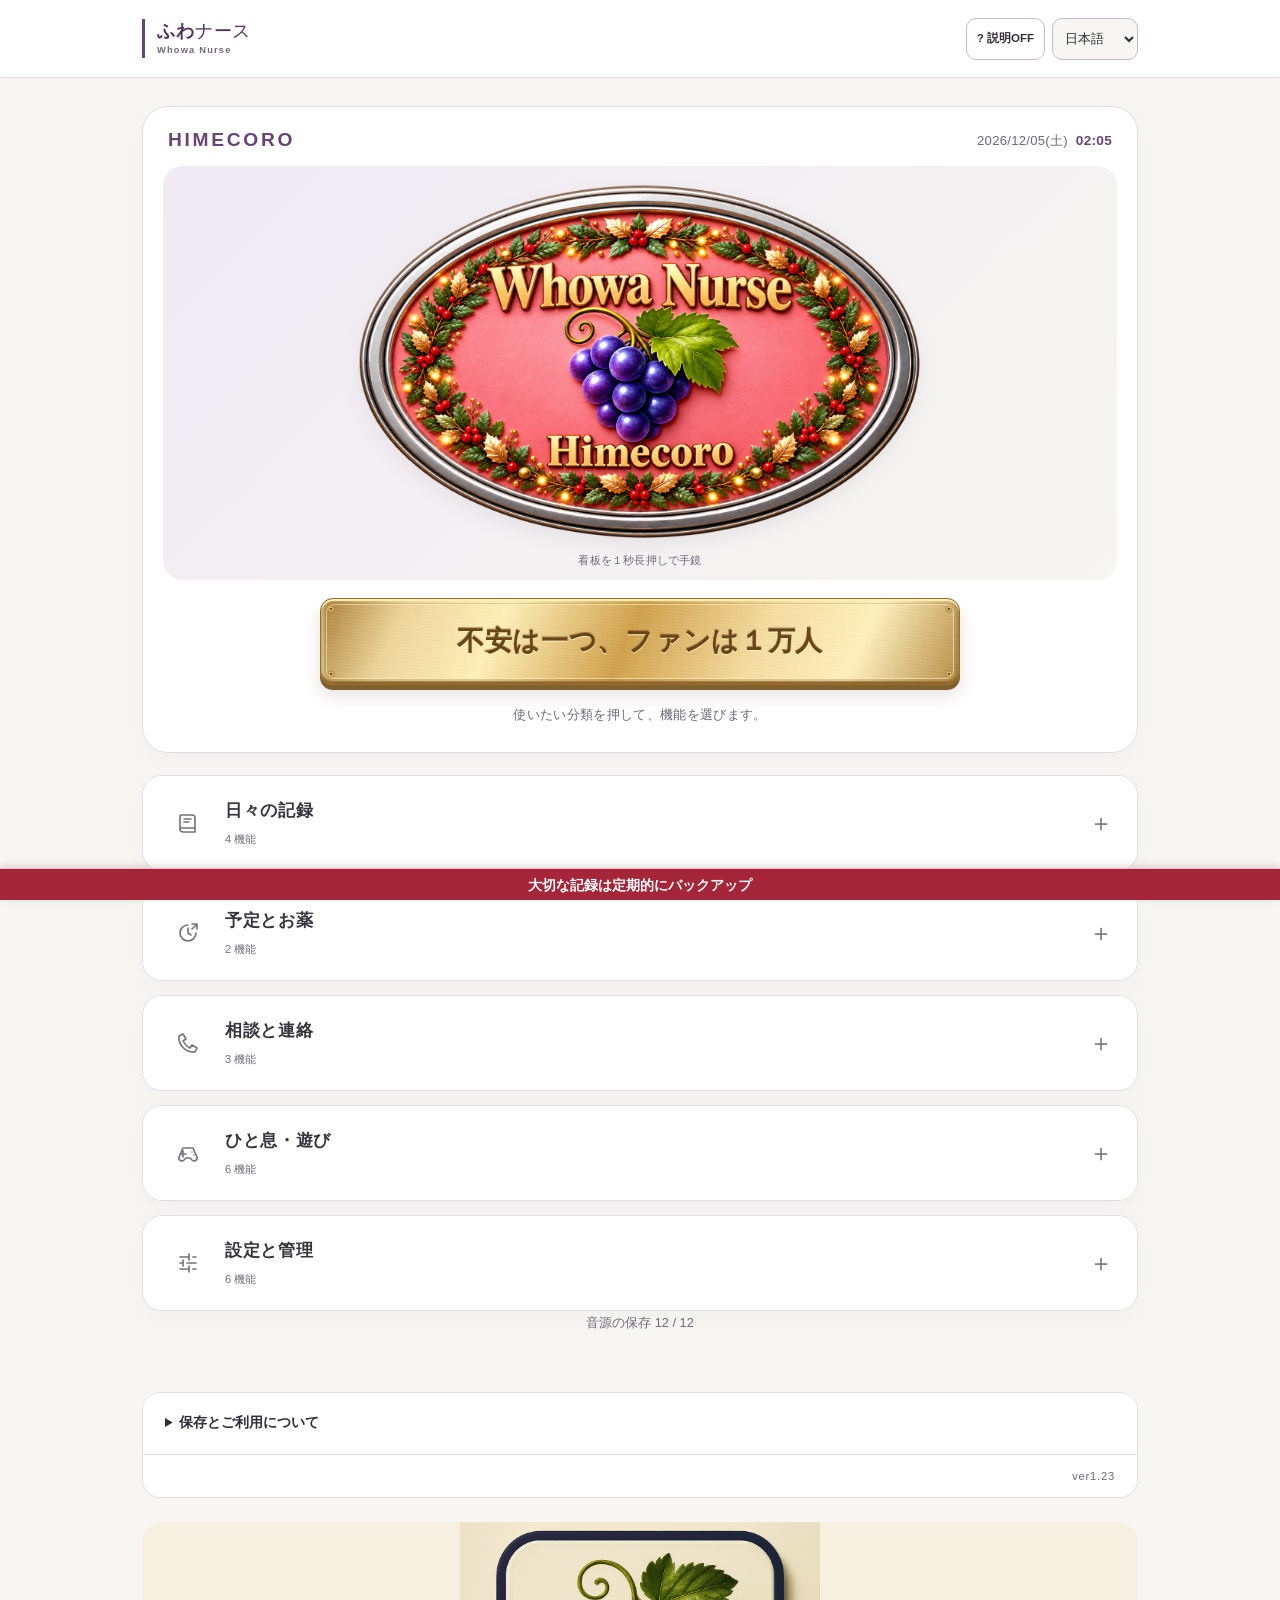
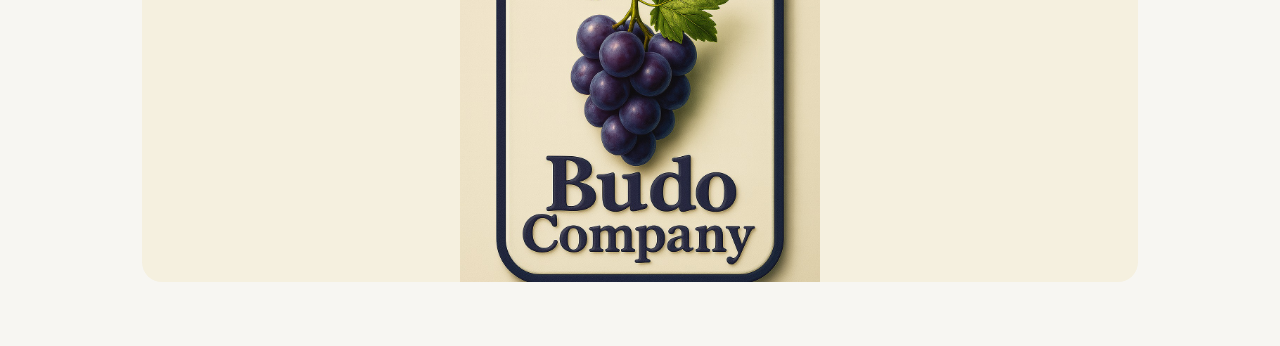
<file: index.html>
<!doctype html><html lang="ja"><head><meta charset="utf-8"><meta name="viewport" content="width=device-width,initial-scale=1,viewport-fit=cover"><meta name="description" content="健康記録、写真日記、自然音やゲームをひとつに。自分のペースで使う、ふわナース。"><meta name="robots" content="noindex,nofollow"><meta name="theme-color" content="#684576"><title>ふわナース</title><link rel="stylesheet" href="app-v1.23.css"></head><body><header><button id="homeBtn" data-help="home">⌂ <span data-key="home"></span></button><strong>ふわナース</strong><div class="row nostack" style="flex:0 0 auto"><button id="helpBtn" data-help="help">?</button><select id="lang" aria-label="Language"><option value="ja">日本語</option><option value="en">English</option><option value="fr">Français</option></select></div></header><div id="helpBanner" hidden></div><main id="app"></main><footer class="site-notice" aria-label="ご利用にあたって"><p>このウェブサイトは、女性向けの健康管理サイトです。どなたでも無料でご利用いただけます。</p><p>記録や写真は、ご利用の端末のブラウザ内に保存されます。機種変更の際は、事前にバックアップを保存し、新しい端末で復元してください。自動では引き継がれません。</p><p>ブラウザのデータ削除や端末の故障などで記録が消える場合がありますので、定期的なバックアップをお願いします。新しい端末で記録を確認できるまで、古い端末のデータは消さないでください。</p><p>本サイトは日々の記録を補助するもので、診断・治療を行うものではありません。動作やデータの保存を保証するものではありません。</p><p id="appVersion" style="text-align:right;margin-top:16px">読み込み中…</p></footer><div class="creator-credit" id="creatorCredit"><img src="budo-logo-v1.09.jpg" alt="Budo Company 葡萄のロゴ" width="160" height="160"></div><div class="progress" id="progress"></div><div id="toast" class="toast" role="status" hidden></div><dialog id="modal"></dialog><script>
'use strict';

</script><script src="last-call-catalog.js"></script><script src="reasoning-quiz-v1.12.js"></script><script src="word-games-v1.12.js"></script><script src="play-games-v1.15.js"></script><script src="game-aid-v1.18.js"></script><script src="quiz-formats-v1.18.js"></script><script src="frame-photos-v1.19.js"></script><script src="mini-games-v1.20.js"></script><script src="knowledge-quiz-v1.20.js"></script><script src="knowledge-extra-v1.23.js"></script><script src="app-v1.23.js"></script></body></html>
</file>
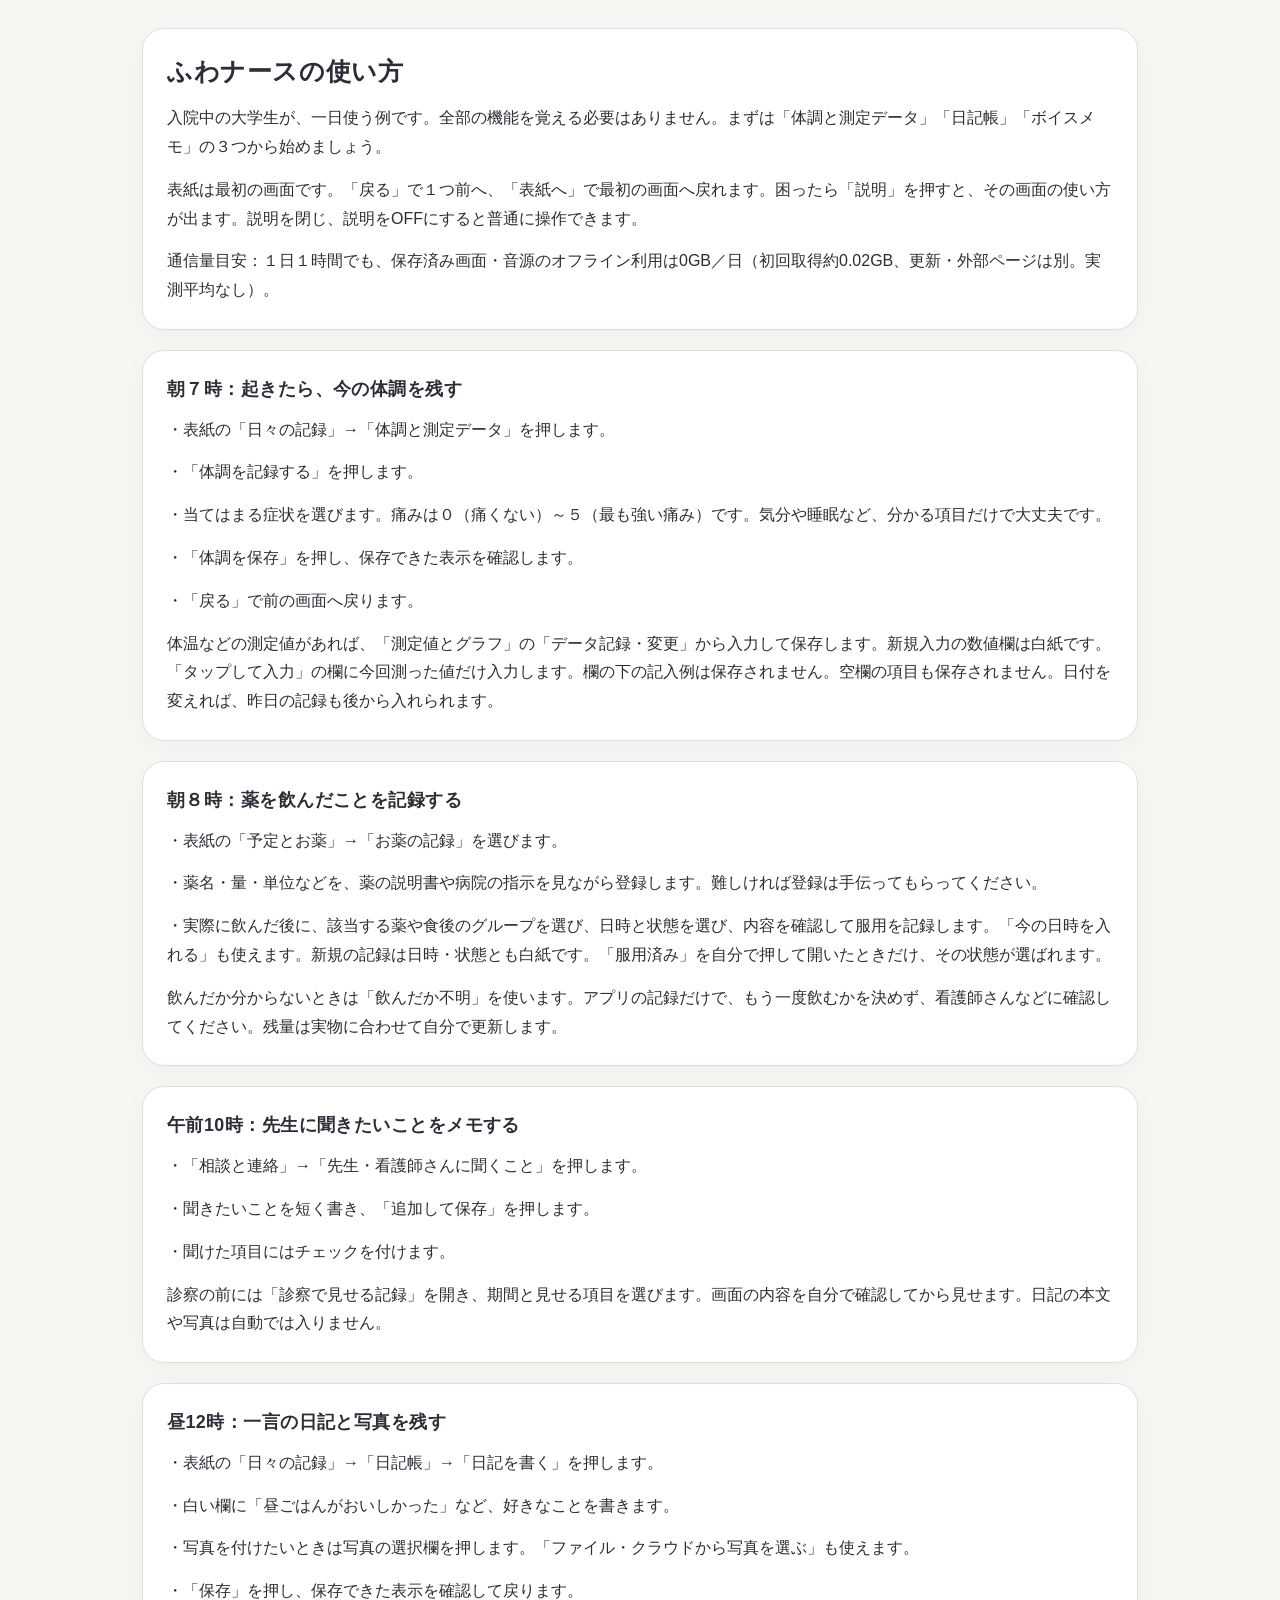
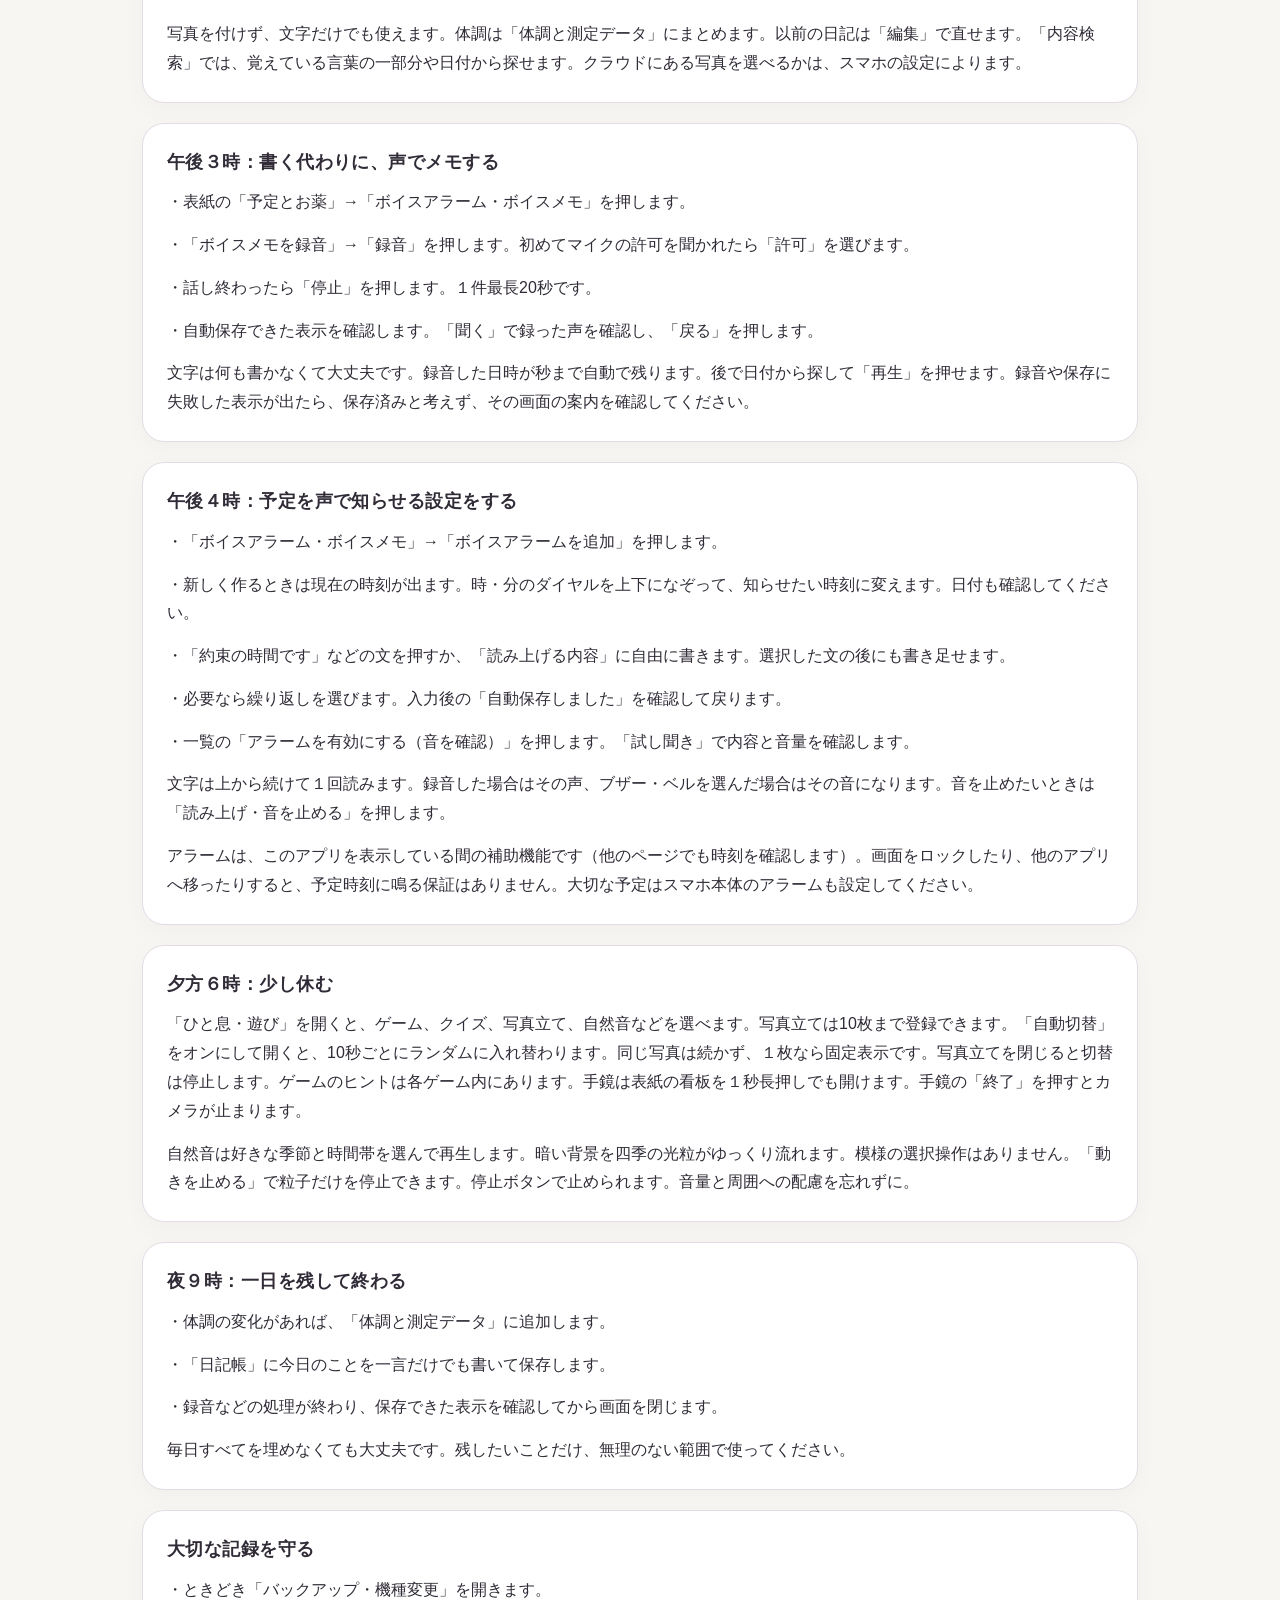
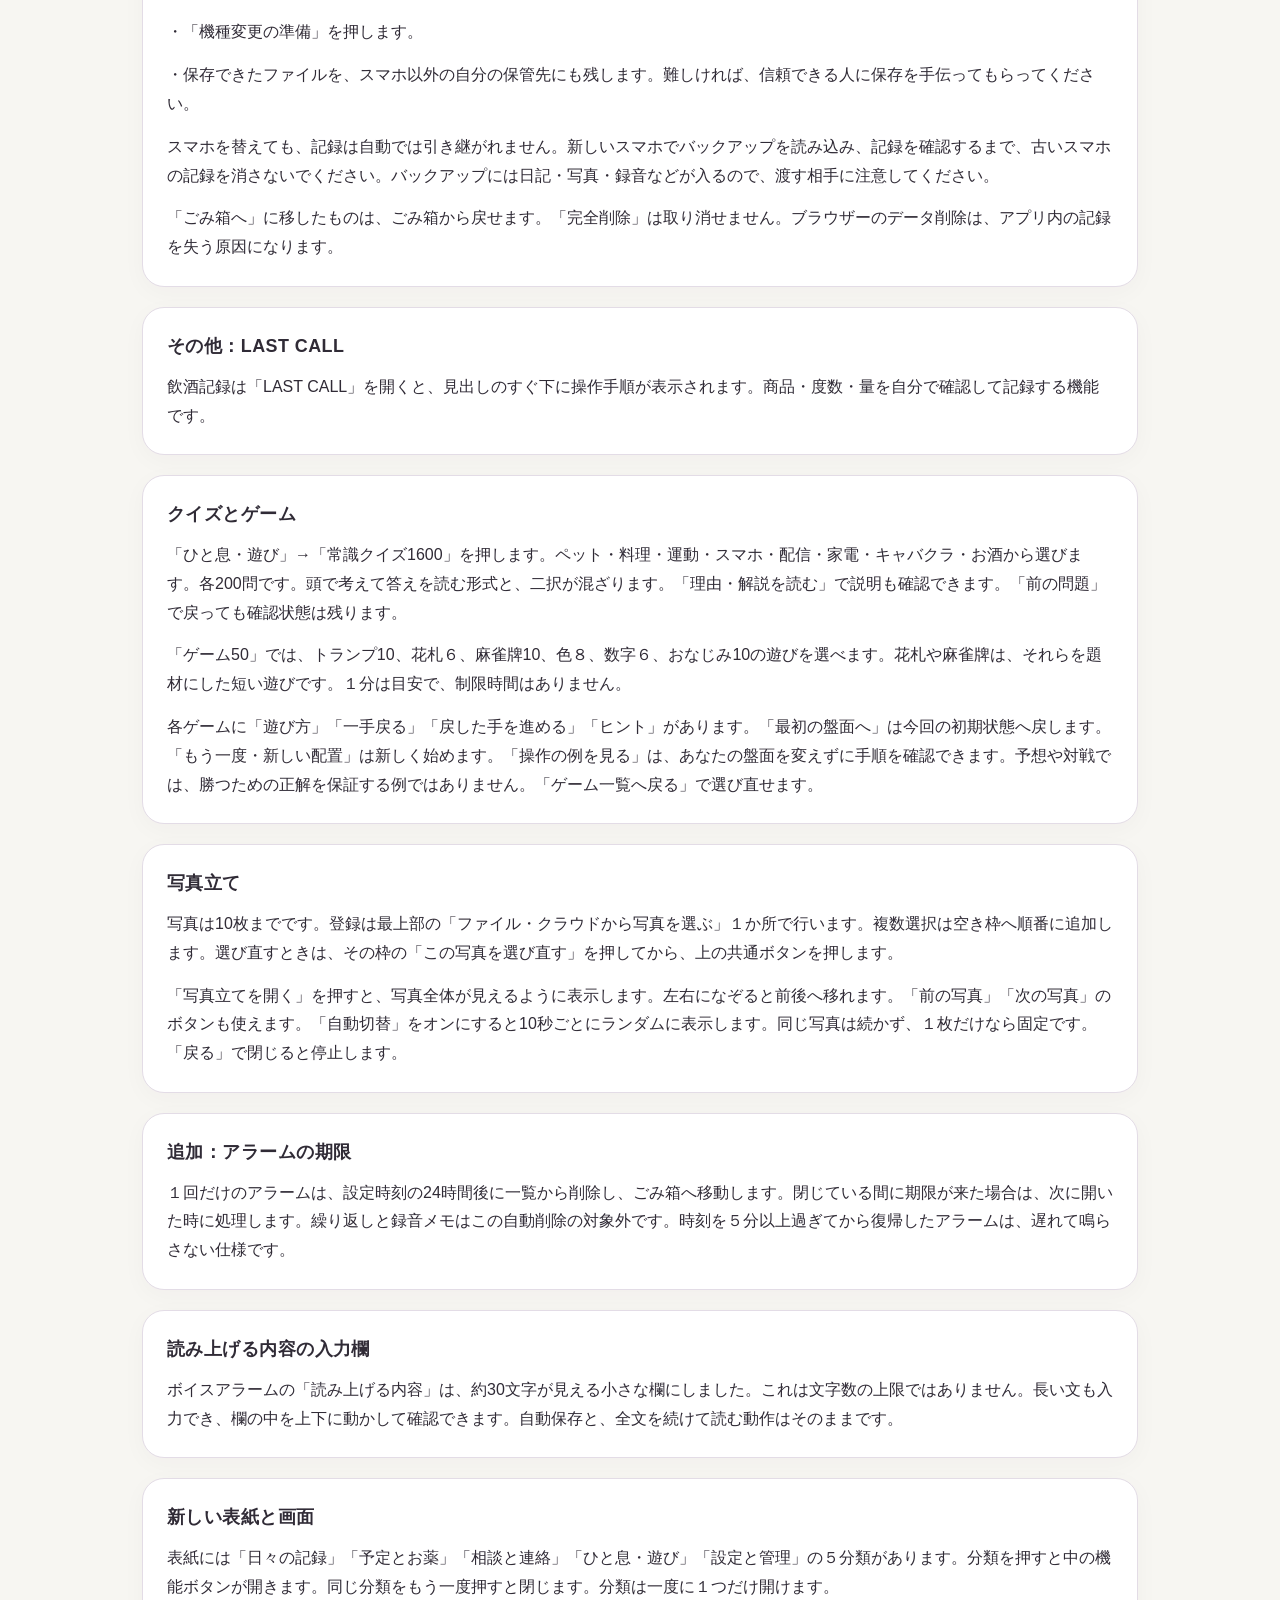
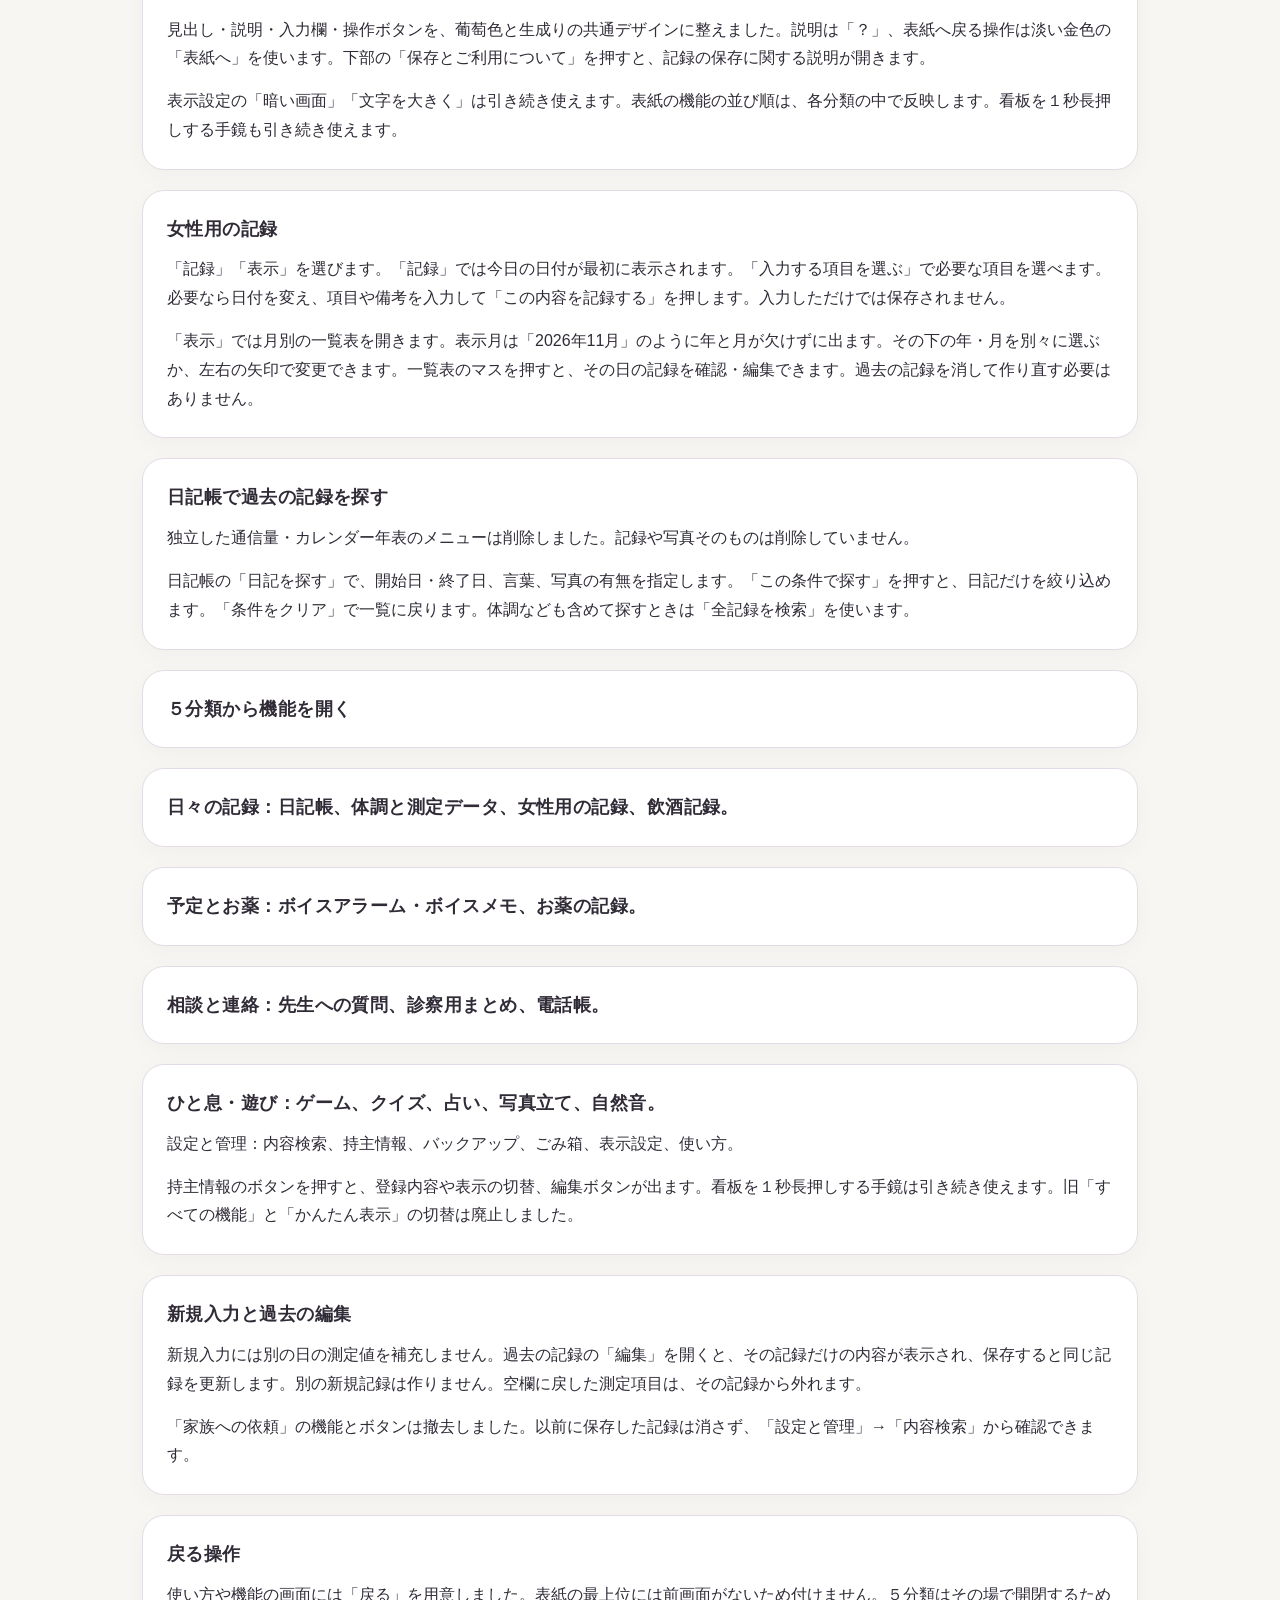
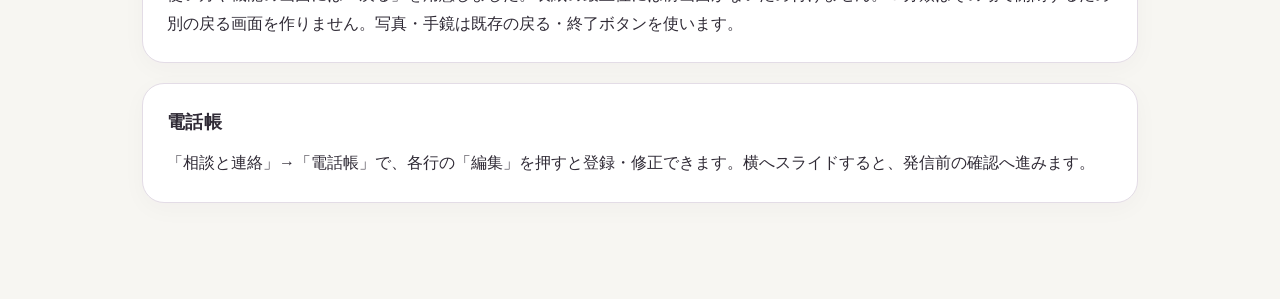
<file: FUWA_GUIDE.html>
<!doctype html><html lang="ja"><meta charset="utf-8"><meta name="viewport" content="width=device-width,initial-scale=1"><title>ふわナースの使い方</title><link rel="stylesheet" href="app-v1.23.css"><body><main><section class="card"><h1>ふわナースの使い方</h1><p>入院中の大学生が、一日使う例です。全部の機能を覚える必要はありません。まずは「体調と測定データ」「日記帳」「ボイスメモ」の３つから始めましょう。</p><p>表紙は最初の画面です。「戻る」で１つ前へ、「表紙へ」で最初の画面へ戻れます。困ったら「説明」を押すと、その画面の使い方が出ます。説明を閉じ、説明をOFFにすると普通に操作できます。</p><p>通信量目安：１日１時間でも、保存済み画面・音源のオフライン利用は0GB／日（初回取得約0.02GB、更新・外部ページは別。実測平均なし）。</p></section>
<section class="card"><h2>朝７時：起きたら、今の体調を残す</h2><p>・表紙の「日々の記録」→「体調と測定データ」を押します。</p><p>・「体調を記録する」を押します。</p><p>・当てはまる症状を選びます。痛みは０（痛くない）～５（最も強い痛み）です。気分や睡眠など、分かる項目だけで大丈夫です。</p><p>・「体調を保存」を押し、保存できた表示を確認します。</p><p>・「戻る」で前の画面へ戻ります。</p><p>体温などの測定値があれば、「測定値とグラフ」の「データ記録・変更」から入力して保存します。新規入力の数値欄は白紙です。「タップして入力」の欄に今回測った値だけ入力します。欄の下の記入例は保存されません。空欄の項目も保存されません。日付を変えれば、昨日の記録も後から入れられます。</p></section>
<section class="card"><h2>朝８時：薬を飲んだことを記録する</h2><p>・表紙の「予定とお薬」→「お薬の記録」を選びます。</p><p>・薬名・量・単位などを、薬の説明書や病院の指示を見ながら登録します。難しければ登録は手伝ってもらってください。</p><p>・実際に飲んだ後に、該当する薬や食後のグループを選び、日時と状態を選び、内容を確認して服用を記録します。「今の日時を入れる」も使えます。新規の記録は日時・状態とも白紙です。「服用済み」を自分で押して開いたときだけ、その状態が選ばれます。</p><p>飲んだか分からないときは「飲んだか不明」を使います。アプリの記録だけで、もう一度飲むかを決めず、看護師さんなどに確認してください。残量は実物に合わせて自分で更新します。</p></section>
<section class="card"><h2>午前10時：先生に聞きたいことをメモする</h2><p>・「相談と連絡」→「先生・看護師さんに聞くこと」を押します。</p><p>・聞きたいことを短く書き、「追加して保存」を押します。</p><p>・聞けた項目にはチェックを付けます。</p><p>診察の前には「診察で見せる記録」を開き、期間と見せる項目を選びます。画面の内容を自分で確認してから見せます。日記の本文や写真は自動では入りません。</p></section>
<section class="card"><h2>昼12時：一言の日記と写真を残す</h2><p>・表紙の「日々の記録」→「日記帳」→「日記を書く」を押します。</p><p>・白い欄に「昼ごはんがおいしかった」など、好きなことを書きます。</p><p>・写真を付けたいときは写真の選択欄を押します。「ファイル・クラウドから写真を選ぶ」も使えます。</p><p>・「保存」を押し、保存できた表示を確認して戻ります。</p><p>写真を付けず、文字だけでも使えます。体調は「体調と測定データ」にまとめます。以前の日記は「編集」で直せます。「内容検索」では、覚えている言葉の一部分や日付から探せます。クラウドにある写真を選べるかは、スマホの設定によります。</p></section>
<section class="card"><h2>午後３時：書く代わりに、声でメモする</h2><p>・表紙の「予定とお薬」→「ボイスアラーム・ボイスメモ」を押します。</p><p>・「ボイスメモを録音」→「録音」を押します。初めてマイクの許可を聞かれたら「許可」を選びます。</p><p>・話し終わったら「停止」を押します。１件最長20秒です。</p><p>・自動保存できた表示を確認します。「聞く」で録った声を確認し、「戻る」を押します。</p><p>文字は何も書かなくて大丈夫です。録音した日時が秒まで自動で残ります。後で日付から探して「再生」を押せます。録音や保存に失敗した表示が出たら、保存済みと考えず、その画面の案内を確認してください。</p></section>
<section class="card"><h2>午後４時：予定を声で知らせる設定をする</h2><p>・「ボイスアラーム・ボイスメモ」→「ボイスアラームを追加」を押します。</p><p>・新しく作るときは現在の時刻が出ます。時・分のダイヤルを上下になぞって、知らせたい時刻に変えます。日付も確認してください。</p><p>・「約束の時間です」などの文を押すか、「読み上げる内容」に自由に書きます。選択した文の後にも書き足せます。</p><p>・必要なら繰り返しを選びます。入力後の「自動保存しました」を確認して戻ります。</p><p>・一覧の「アラームを有効にする（音を確認）」を押します。「試し聞き」で内容と音量を確認します。</p><p>文字は上から続けて１回読みます。録音した場合はその声、ブザー・ベルを選んだ場合はその音になります。音を止めたいときは「読み上げ・音を止める」を押します。</p><p>アラームは、このアプリを表示している間の補助機能です（他のページでも時刻を確認します）。画面をロックしたり、他のアプリへ移ったりすると、予定時刻に鳴る保証はありません。大切な予定はスマホ本体のアラームも設定してください。</p></section>
<section class="card"><h2>夕方６時：少し休む</h2><p>「ひと息・遊び」を開くと、ゲーム、クイズ、写真立て、自然音などを選べます。写真立ては10枚まで登録できます。「自動切替」をオンにして開くと、10秒ごとにランダムに入れ替わります。同じ写真は続かず、１枚なら固定表示です。写真立てを閉じると切替は停止します。ゲームのヒントは各ゲーム内にあります。手鏡は表紙の看板を１秒長押しでも開けます。手鏡の「終了」を押すとカメラが止まります。</p><p>自然音は好きな季節と時間帯を選んで再生します。暗い背景を四季の光粒がゆっくり流れます。模様の選択操作はありません。「動きを止める」で粒子だけを停止できます。停止ボタンで止められます。音量と周囲への配慮を忘れずに。</p></section>
<section class="card"><h2>夜９時：一日を残して終わる</h2><p>・体調の変化があれば、「体調と測定データ」に追加します。</p><p>・「日記帳」に今日のことを一言だけでも書いて保存します。</p><p>・録音などの処理が終わり、保存できた表示を確認してから画面を閉じます。</p><p>毎日すべてを埋めなくても大丈夫です。残したいことだけ、無理のない範囲で使ってください。</p></section>
<section class="card"><h2>大切な記録を守る</h2><p>・ときどき「バックアップ・機種変更」を開きます。</p><p>・「機種変更の準備」を押します。</p><p>・保存できたファイルを、スマホ以外の自分の保管先にも残します。難しければ、信頼できる人に保存を手伝ってもらってください。</p><p>スマホを替えても、記録は自動では引き継がれません。新しいスマホでバックアップを読み込み、記録を確認するまで、古いスマホの記録を消さないでください。バックアップには日記・写真・録音などが入るので、渡す相手に注意してください。</p><p>「ごみ箱へ」に移したものは、ごみ箱から戻せます。「完全削除」は取り消せません。ブラウザーのデータ削除は、アプリ内の記録を失う原因になります。</p></section>
<section class="card"><h2>その他：LAST CALL</h2><p>飲酒記録は「LAST CALL」を開くと、見出しのすぐ下に操作手順が表示されます。商品・度数・量を自分で確認して記録する機能です。</p></section>
<section class="card"><h2>クイズとゲーム</h2><p>「ひと息・遊び」→「常識クイズ1600」を押します。ペット・料理・運動・スマホ・配信・家電・キャバクラ・お酒から選びます。各200問です。頭で考えて答えを読む形式と、二択が混ざります。「理由・解説を読む」で説明も確認できます。「前の問題」で戻っても確認状態は残ります。</p><p>「ゲーム50」では、トランプ10、花札６、麻雀牌10、色８、数字６、おなじみ10の遊びを選べます。花札や麻雀牌は、それらを題材にした短い遊びです。１分は目安で、制限時間はありません。</p><p>各ゲームに「遊び方」「一手戻る」「戻した手を進める」「ヒント」があります。「最初の盤面へ」は今回の初期状態へ戻します。「もう一度・新しい配置」は新しく始めます。「操作の例を見る」は、あなたの盤面を変えずに手順を確認できます。予想や対戦では、勝つための正解を保証する例ではありません。「ゲーム一覧へ戻る」で選び直せます。</p></section>
<section class="card"><h2>写真立て</h2><p>写真は10枚までです。登録は最上部の「ファイル・クラウドから写真を選ぶ」１か所で行います。複数選択は空き枠へ順番に追加します。選び直すときは、その枠の「この写真を選び直す」を押してから、上の共通ボタンを押します。</p><p>「写真立てを開く」を押すと、写真全体が見えるように表示します。左右になぞると前後へ移れます。「前の写真」「次の写真」のボタンも使えます。「自動切替」をオンにすると10秒ごとにランダムに表示します。同じ写真は続かず、１枚だけなら固定です。「戻る」で閉じると停止します。</p></section>
<section class="card"><h2>追加：アラームの期限</h2><p>１回だけのアラームは、設定時刻の24時間後に一覧から削除し、ごみ箱へ移動します。閉じている間に期限が来た場合は、次に開いた時に処理します。繰り返しと録音メモはこの自動削除の対象外です。時刻を５分以上過ぎてから復帰したアラームは、遅れて鳴らさない仕様です。</p></section>
<section class="card"><h2>読み上げる内容の入力欄</h2><p>ボイスアラームの「読み上げる内容」は、約30文字が見える小さな欄にしました。これは文字数の上限ではありません。長い文も入力でき、欄の中を上下に動かして確認できます。自動保存と、全文を続けて読む動作はそのままです。</p></section>
<section class="card"><h2>新しい表紙と画面</h2><p>表紙には「日々の記録」「予定とお薬」「相談と連絡」「ひと息・遊び」「設定と管理」の５分類があります。分類を押すと中の機能ボタンが開きます。同じ分類をもう一度押すと閉じます。分類は一度に１つだけ開けます。</p><p>見出し・説明・入力欄・操作ボタンを、葡萄色と生成りの共通デザインに整えました。説明は「？」、表紙へ戻る操作は淡い金色の「表紙へ」を使います。下部の「保存とご利用について」を押すと、記録の保存に関する説明が開きます。</p><p>表示設定の「暗い画面」「文字を大きく」は引き続き使えます。表紙の機能の並び順は、各分類の中で反映します。看板を１秒長押しする手鏡も引き続き使えます。</p></section>
<section class="card"><h2>女性用の記録</h2><p>「記録」「表示」を選びます。「記録」では今日の日付が最初に表示されます。「入力する項目を選ぶ」で必要な項目を選べます。必要なら日付を変え、項目や備考を入力して「この内容を記録する」を押します。入力しただけでは保存されません。</p><p>「表示」では月別の一覧表を開きます。表示月は「2026年11月」のように年と月が欠けずに出ます。その下の年・月を別々に選ぶか、左右の矢印で変更できます。一覧表のマスを押すと、その日の記録を確認・編集できます。過去の記録を消して作り直す必要はありません。</p></section>
<section class="card"><h2>日記帳で過去の記録を探す</h2><p>独立した通信量・カレンダー年表のメニューは削除しました。記録や写真そのものは削除していません。</p><p>日記帳の「日記を探す」で、開始日・終了日、言葉、写真の有無を指定します。「この条件で探す」を押すと、日記だけを絞り込めます。「条件をクリア」で一覧に戻ります。体調なども含めて探すときは「全記録を検索」を使います。</p></section>
<section class="card"><h2>５分類から機能を開く</h2></section>
<section class="card"><h2>日々の記録：日記帳、体調と測定データ、女性用の記録、飲酒記録。</h2></section>
<section class="card"><h2>予定とお薬：ボイスアラーム・ボイスメモ、お薬の記録。</h2></section>
<section class="card"><h2>相談と連絡：先生への質問、診察用まとめ、電話帳。</h2></section>
<section class="card"><h2>ひと息・遊び：ゲーム、クイズ、占い、写真立て、自然音。</h2><p>設定と管理：内容検索、持主情報、バックアップ、ごみ箱、表示設定、使い方。</p><p>持主情報のボタンを押すと、登録内容や表示の切替、編集ボタンが出ます。看板を１秒長押しする手鏡は引き続き使えます。旧「すべての機能」と「かんたん表示」の切替は廃止しました。</p></section>
<section class="card"><h2>新規入力と過去の編集</h2><p>新規入力には別の日の測定値を補充しません。過去の記録の「編集」を開くと、その記録だけの内容が表示され、保存すると同じ記録を更新します。別の新規記録は作りません。空欄に戻した測定項目は、その記録から外れます。</p><p>「家族への依頼」の機能とボタンは撤去しました。以前に保存した記録は消さず、「設定と管理」→「内容検索」から確認できます。</p></section>
<section class="card"><h2>戻る操作</h2><p>使い方や機能の画面には「戻る」を用意しました。表紙の最上位には前画面がないため付けません。５分類はその場で開閉するため別の戻る画面を作りません。写真・手鏡は既存の戻る・終了ボタンを使います。</p></section>
<section class="card"><h2>電話帳</h2><p>「相談と連絡」→「電話帳」で、各行の「編集」を押すと登録・修正できます。横へスライドすると、発信前の確認へ進みます。</p></section></main></body></html>
</file>
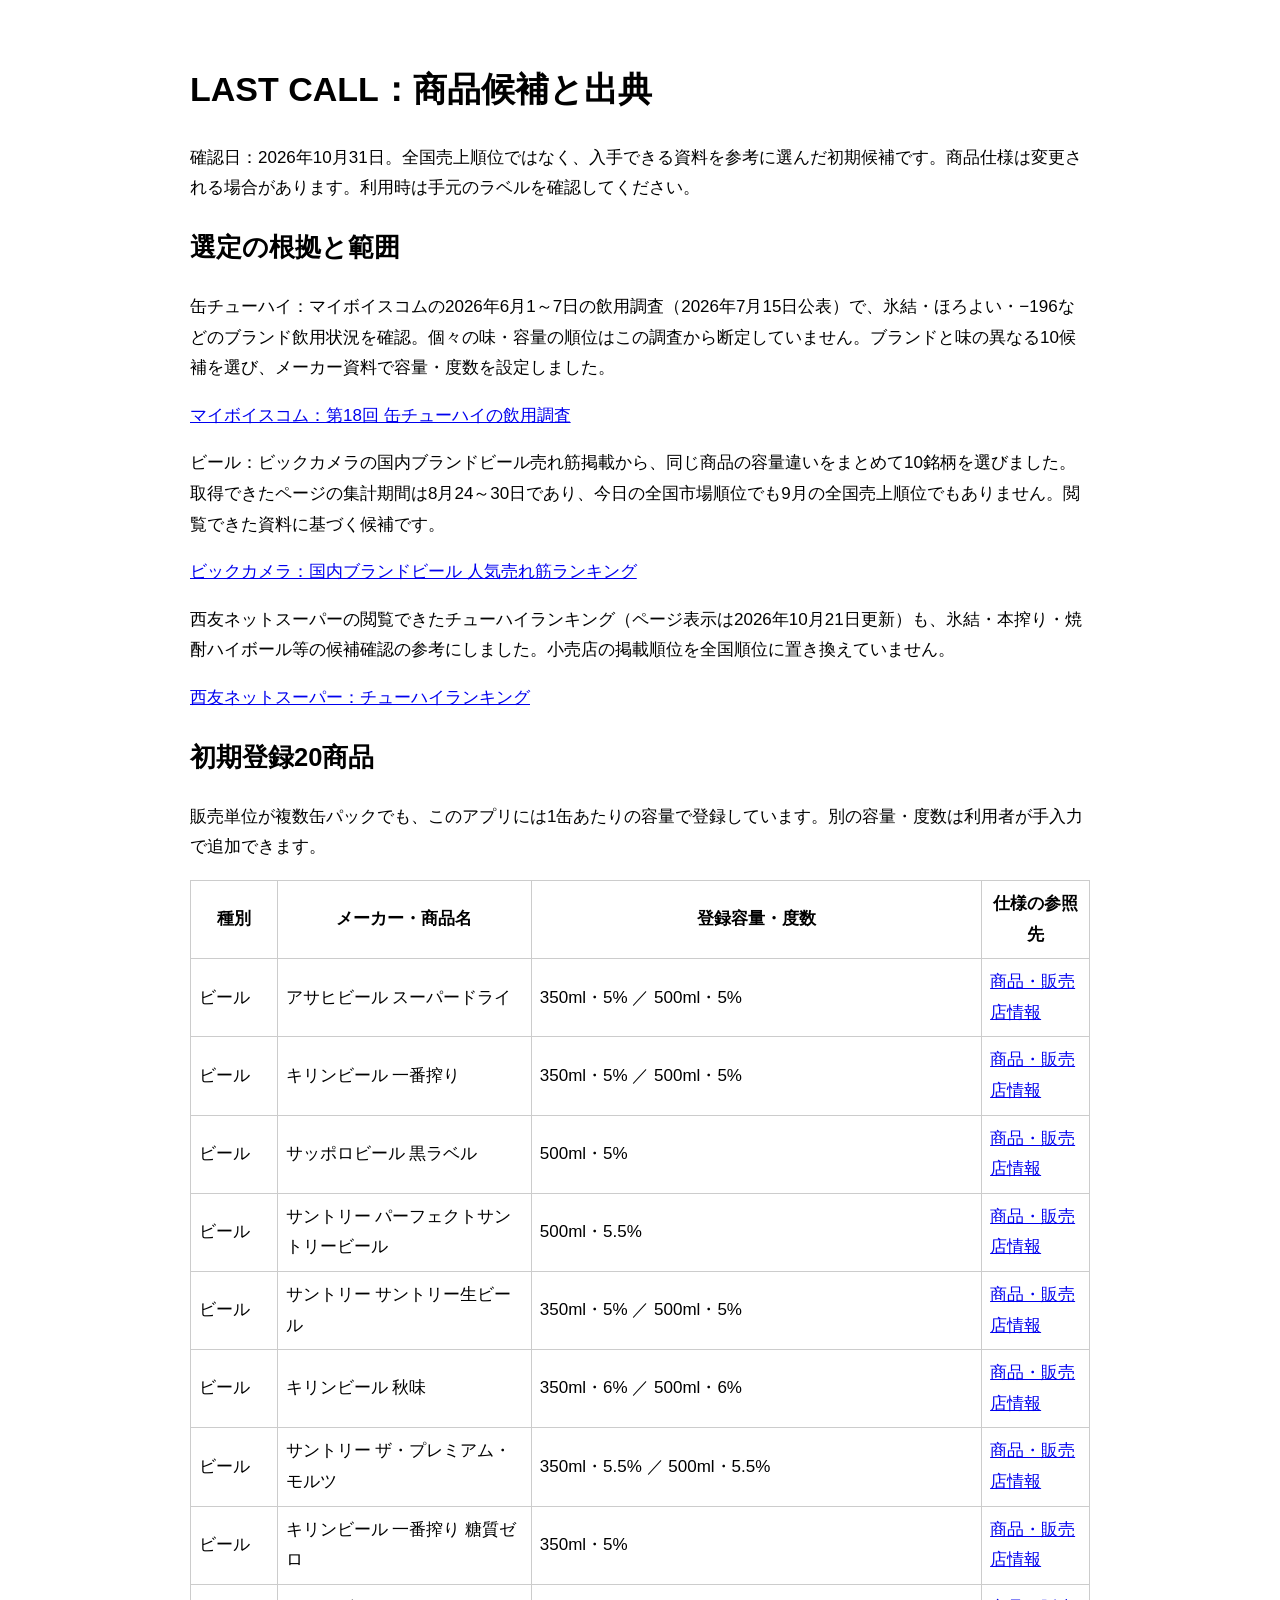
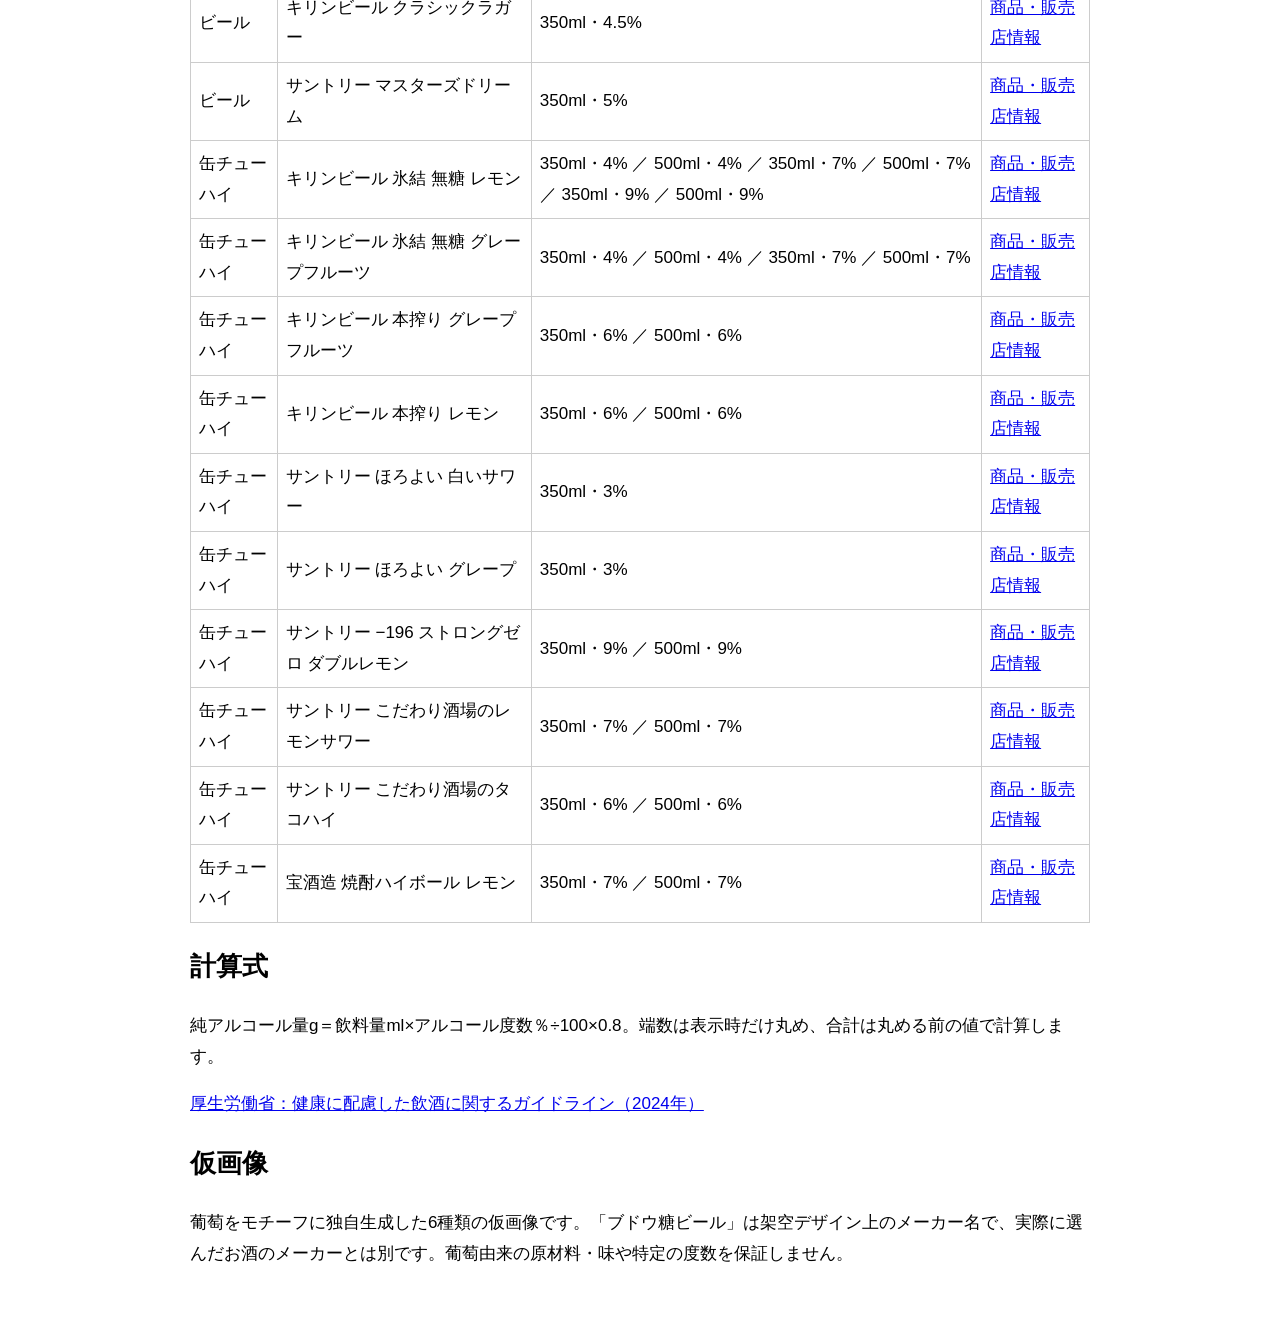
<file: LAST_CALL_SOURCES.html>
<!doctype html><html lang="ja"><meta charset="utf-8"><meta name="viewport" content="width=device-width,initial-scale=1"><title>LAST CALL 商品候補と出典</title><style>body{max-width:900px;margin:24px auto;padding:12px;font:17px/1.8 sans-serif}table{border-collapse:collapse;width:100%}th,td{border:1px solid #ccc;padding:8px}a{overflow-wrap:anywhere}</style><h1>LAST CALL：商品候補と出典</h1><p>確認日：2026年10月31日。全国売上順位ではなく、入手できる資料を参考に選んだ初期候補です。商品仕様は変更される場合があります。利用時は手元のラベルを確認してください。</p>
<h2>選定の根拠と範囲</h2>
<p>缶チューハイ：マイボイスコムの2026年6月1～7日の飲用調査（2026年7月15日公表）で、氷結・ほろよい・−196などのブランド飲用状況を確認。個々の味・容量の順位はこの調査から断定していません。ブランドと味の異なる10候補を選び、メーカー資料で容量・度数を設定しました。</p>
<p><a href="https://prtimes.jp/main/html/rd/p/000001801.000007815.html">マイボイスコム：第18回 缶チューハイの飲用調査</a></p>
<p>ビール：ビックカメラの国内ブランドビール売れ筋掲載から、同じ商品の容量違いをまとめて10銘柄を選びました。取得できたページの集計期間は8月24～30日であり、今日の全国市場順位でも9月の全国売上順位でもありません。閲覧できた資料に基づく候補です。</p>
<p><a href="https://www.biccamera.com/bc/ranking/001/290/000/001/">ビックカメラ：国内ブランドビール 人気売れ筋ランキング</a></p>
<p>西友ネットスーパーの閲覧できたチューハイランキング（ページ表示は2026年10月21日更新）も、氷結・本搾り・焼酎ハイボール等の候補確認の参考にしました。小売店の掲載順位を全国順位に置き換えていません。</p><p><a href="https://netsuper.rakuten.co.jp/seiyu/ranking/210138/">西友ネットスーパー：チューハイランキング</a></p>
<h2>初期登録20商品</h2><p>販売単位が複数缶パックでも、このアプリには1缶あたりの容量で登録しています。別の容量・度数は利用者が手入力で追加できます。</p><table><tr><th>種別</th><th>メーカー・商品名</th><th>登録容量・度数</th><th>仕様の参照先</th></tr><tr><td>ビール</td><td>アサヒビール スーパードライ</td><td>350ml・5% ／ 500ml・5%</td><td><a href="https://www.biccamera.com/bc/ranking/001/290/000/001/">商品・販売店情報</a></td></tr><tr><td>ビール</td><td>キリンビール 一番搾り</td><td>350ml・5% ／ 500ml・5%</td><td><a href="https://www.biccamera.com/bc/ranking/001/290/000/001/">商品・販売店情報</a></td></tr><tr><td>ビール</td><td>サッポロビール 黒ラベル</td><td>500ml・5%</td><td><a href="https://www.biccamera.com/bc/ranking/001/290/000/001/">商品・販売店情報</a></td></tr><tr><td>ビール</td><td>サントリー パーフェクトサントリービール</td><td>500ml・5.5%</td><td><a href="https://www.biccamera.com/bc/ranking/001/290/000/001/">商品・販売店情報</a></td></tr><tr><td>ビール</td><td>サントリー サントリー生ビール</td><td>350ml・5% ／ 500ml・5%</td><td><a href="https://www.biccamera.com/bc/ranking/001/290/000/001/">商品・販売店情報</a></td></tr><tr><td>ビール</td><td>キリンビール 秋味</td><td>350ml・6% ／ 500ml・6%</td><td><a href="https://www.biccamera.com/bc/ranking/001/290/000/001/">商品・販売店情報</a></td></tr><tr><td>ビール</td><td>サントリー ザ・プレミアム・モルツ</td><td>350ml・5.5% ／ 500ml・5.5%</td><td><a href="https://www.biccamera.com/bc/ranking/001/290/000/001/">商品・販売店情報</a></td></tr><tr><td>ビール</td><td>キリンビール 一番搾り 糖質ゼロ</td><td>350ml・5%</td><td><a href="https://www.biccamera.com/bc/ranking/001/290/000/001/">商品・販売店情報</a></td></tr><tr><td>ビール</td><td>キリンビール クラシックラガー</td><td>350ml・4.5%</td><td><a href="https://www.biccamera.com/bc/ranking/001/290/000/001/">商品・販売店情報</a></td></tr><tr><td>ビール</td><td>サントリー マスターズドリーム</td><td>350ml・5%</td><td><a href="https://www.biccamera.com/bc/ranking/001/290/000/001/">商品・販売店情報</a></td></tr><tr><td>缶チューハイ</td><td>キリンビール 氷結 無糖 レモン</td><td>350ml・4% ／ 500ml・4% ／ 350ml・7% ／ 500ml・7% ／ 350ml・9% ／ 500ml・9%</td><td><a href="https://www.kirin.co.jp/alcohol/rtd/hyoketsu/lineup/">商品・販売店情報</a></td></tr><tr><td>缶チューハイ</td><td>キリンビール 氷結 無糖 グレープフルーツ</td><td>350ml・4% ／ 500ml・4% ／ 350ml・7% ／ 500ml・7%</td><td><a href="https://www.kirin.co.jp/alcohol/rtd/hyoketsu/lineup/">商品・販売店情報</a></td></tr><tr><td>缶チューハイ</td><td>キリンビール 本搾り グレープフルーツ</td><td>350ml・6% ／ 500ml・6%</td><td><a href="https://www.kirinholdings.com/jp/newsroom/release/2025/1031_01.html">商品・販売店情報</a></td></tr><tr><td>缶チューハイ</td><td>キリンビール 本搾り レモン</td><td>350ml・6% ／ 500ml・6%</td><td><a href="https://www.kirinholdings.com/jp/newsroom/release/2025/1031_01.html">商品・販売店情報</a></td></tr><tr><td>缶チューハイ</td><td>サントリー ほろよい 白いサワー</td><td>350ml・3%</td><td><a href="https://products.suntory.co.jp/d/4901777204706/">商品・販売店情報</a></td></tr><tr><td>缶チューハイ</td><td>サントリー ほろよい グレープ</td><td>350ml・3%</td><td><a href="https://www.suntory.co.jp/rtd/horoyoi/">商品・販売店情報</a></td></tr><tr><td>缶チューハイ</td><td>サントリー −196 ストロングゼロ ダブルレモン</td><td>350ml・9% ／ 500ml・9%</td><td><a href="https://www.suntory.co.jp/news/article/14201.html">商品・販売店情報</a></td></tr><tr><td>缶チューハイ</td><td>サントリー こだわり酒場のレモンサワー</td><td>350ml・7% ／ 500ml・7%</td><td><a href="https://products.suntory.co.jp/d/4901777332508/">商品・販売店情報</a></td></tr><tr><td>缶チューハイ</td><td>サントリー こだわり酒場のタコハイ</td><td>350ml・6% ／ 500ml・6%</td><td><a href="https://products.suntory.co.jp/d/4901777393882/">商品・販売店情報</a></td></tr><tr><td>缶チューハイ</td><td>宝酒造 焼酎ハイボール レモン</td><td>350ml・7% ／ 500ml・7%</td><td><a href="https://www.takarashuzo.co.jp/soudan/eiyo/chuhai.html">商品・販売店情報</a></td></tr></table><h2>計算式</h2><p>純アルコール量g＝飲料量ml×アルコール度数％÷100×0.8。端数は表示時だけ丸め、合計は丸める前の値で計算します。</p><p><a href="https://www.mhlw.go.jp/content/001211944.pdf">厚生労働省：健康に配慮した飲酒に関するガイドライン（2024年）</a></p><h2>仮画像</h2><p>葡萄をモチーフに独自生成した6種類の仮画像です。「ブドウ糖ビール」は架空デザイン上のメーカー名で、実際に選んだお酒のメーカーとは別です。葡萄由来の原材料・味や特定の度数を保証しません。</p></html>
</file>
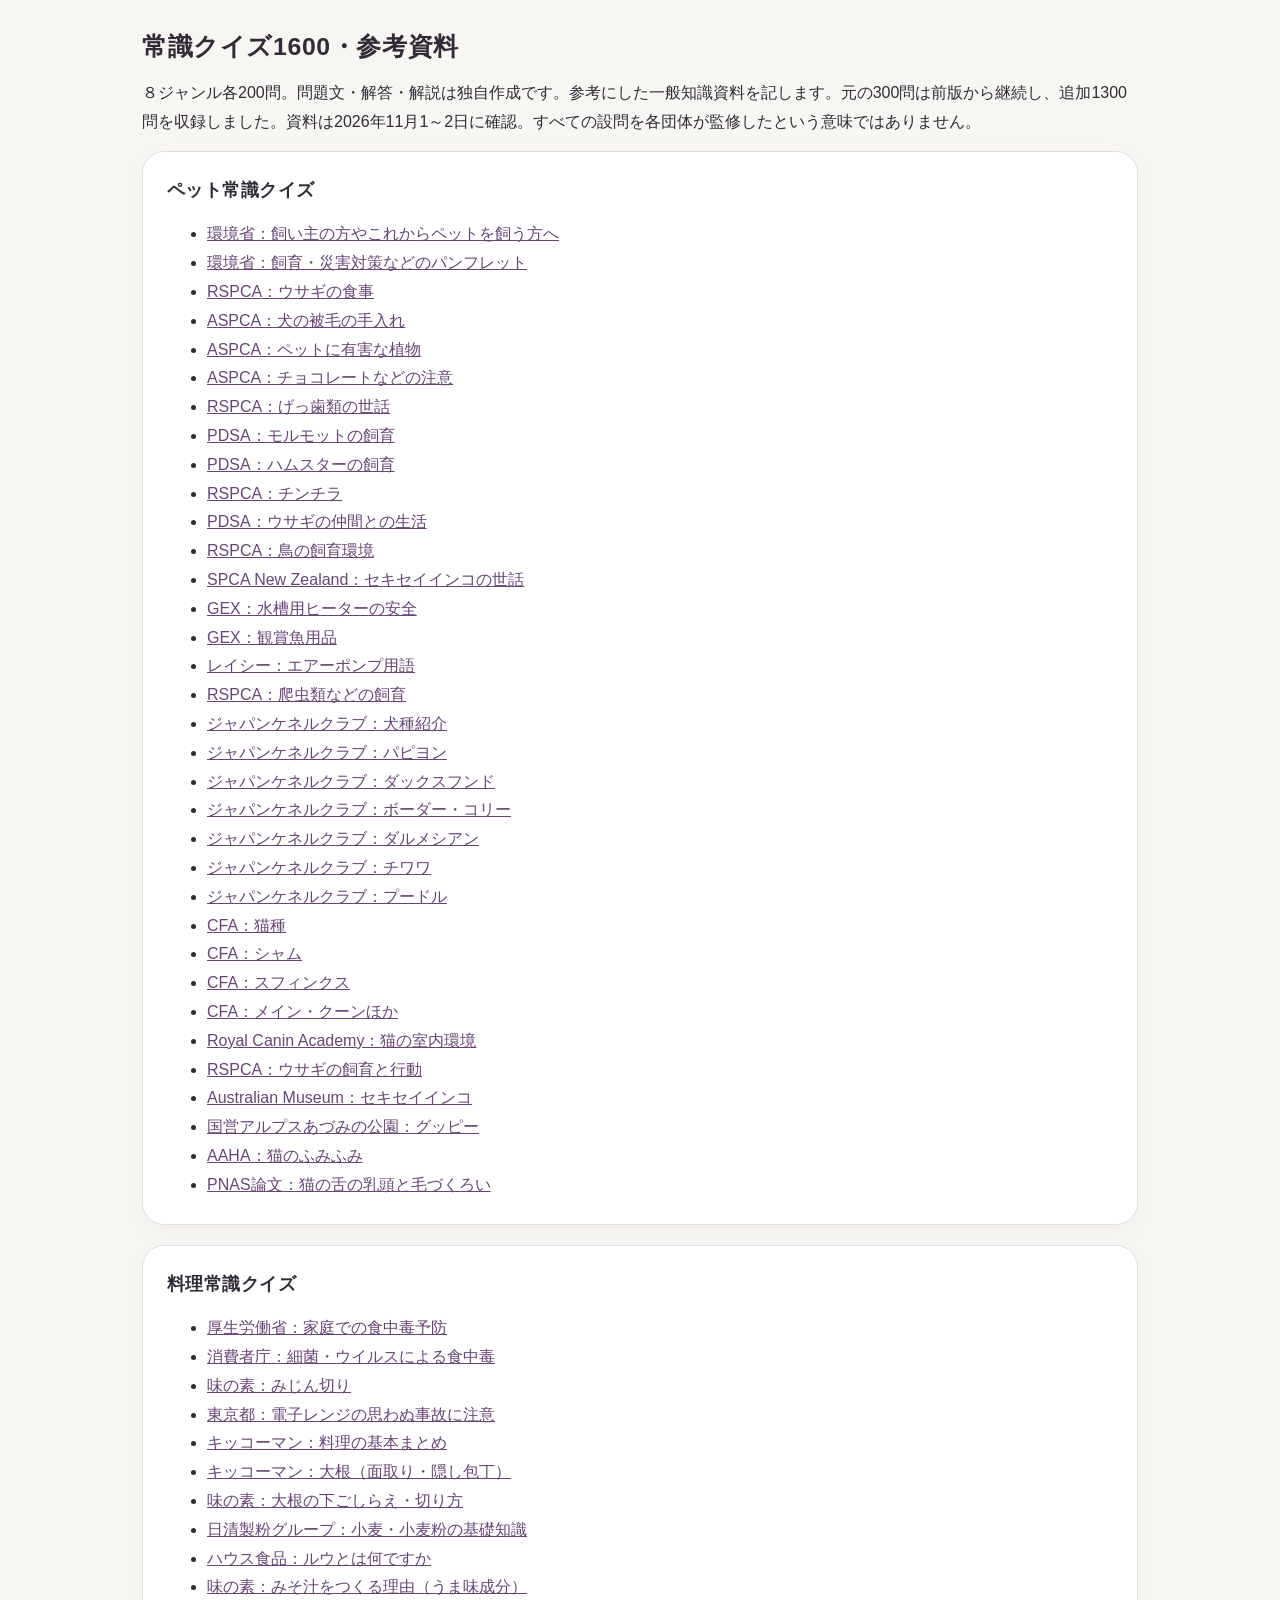
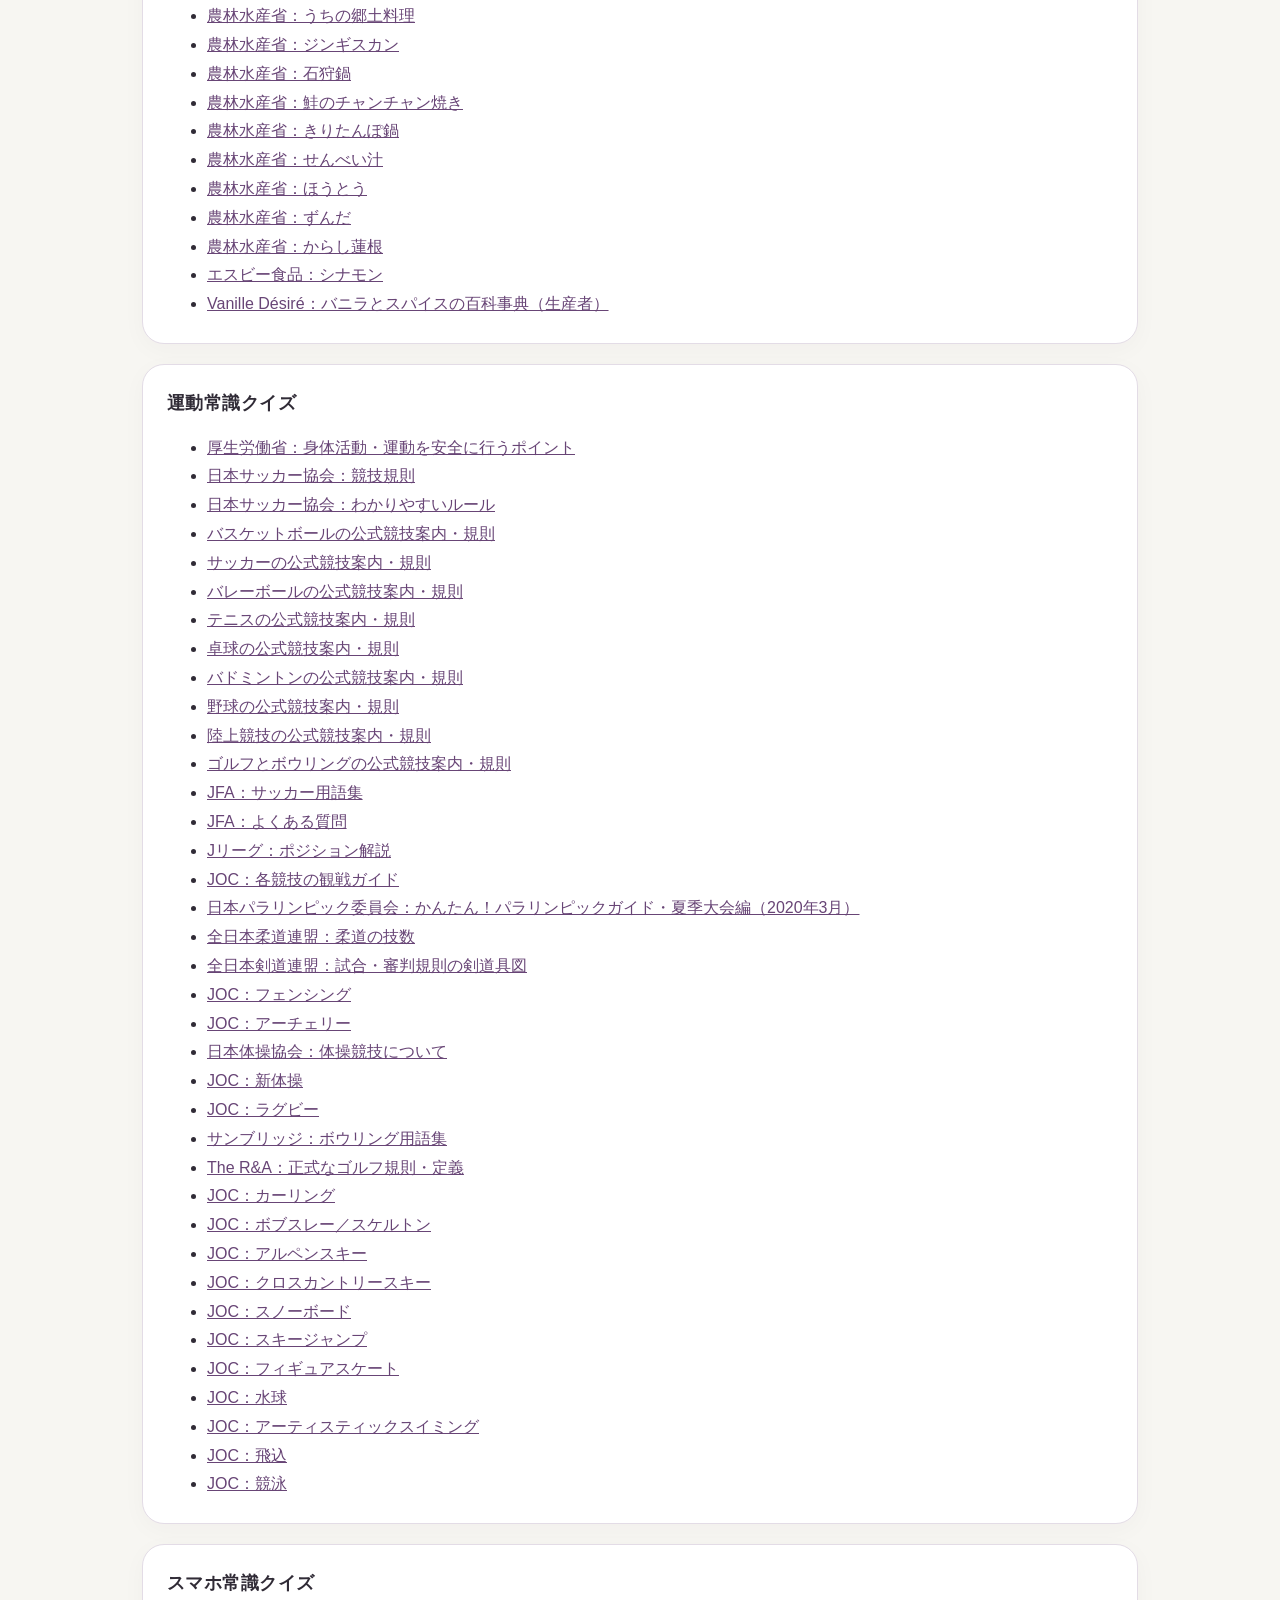
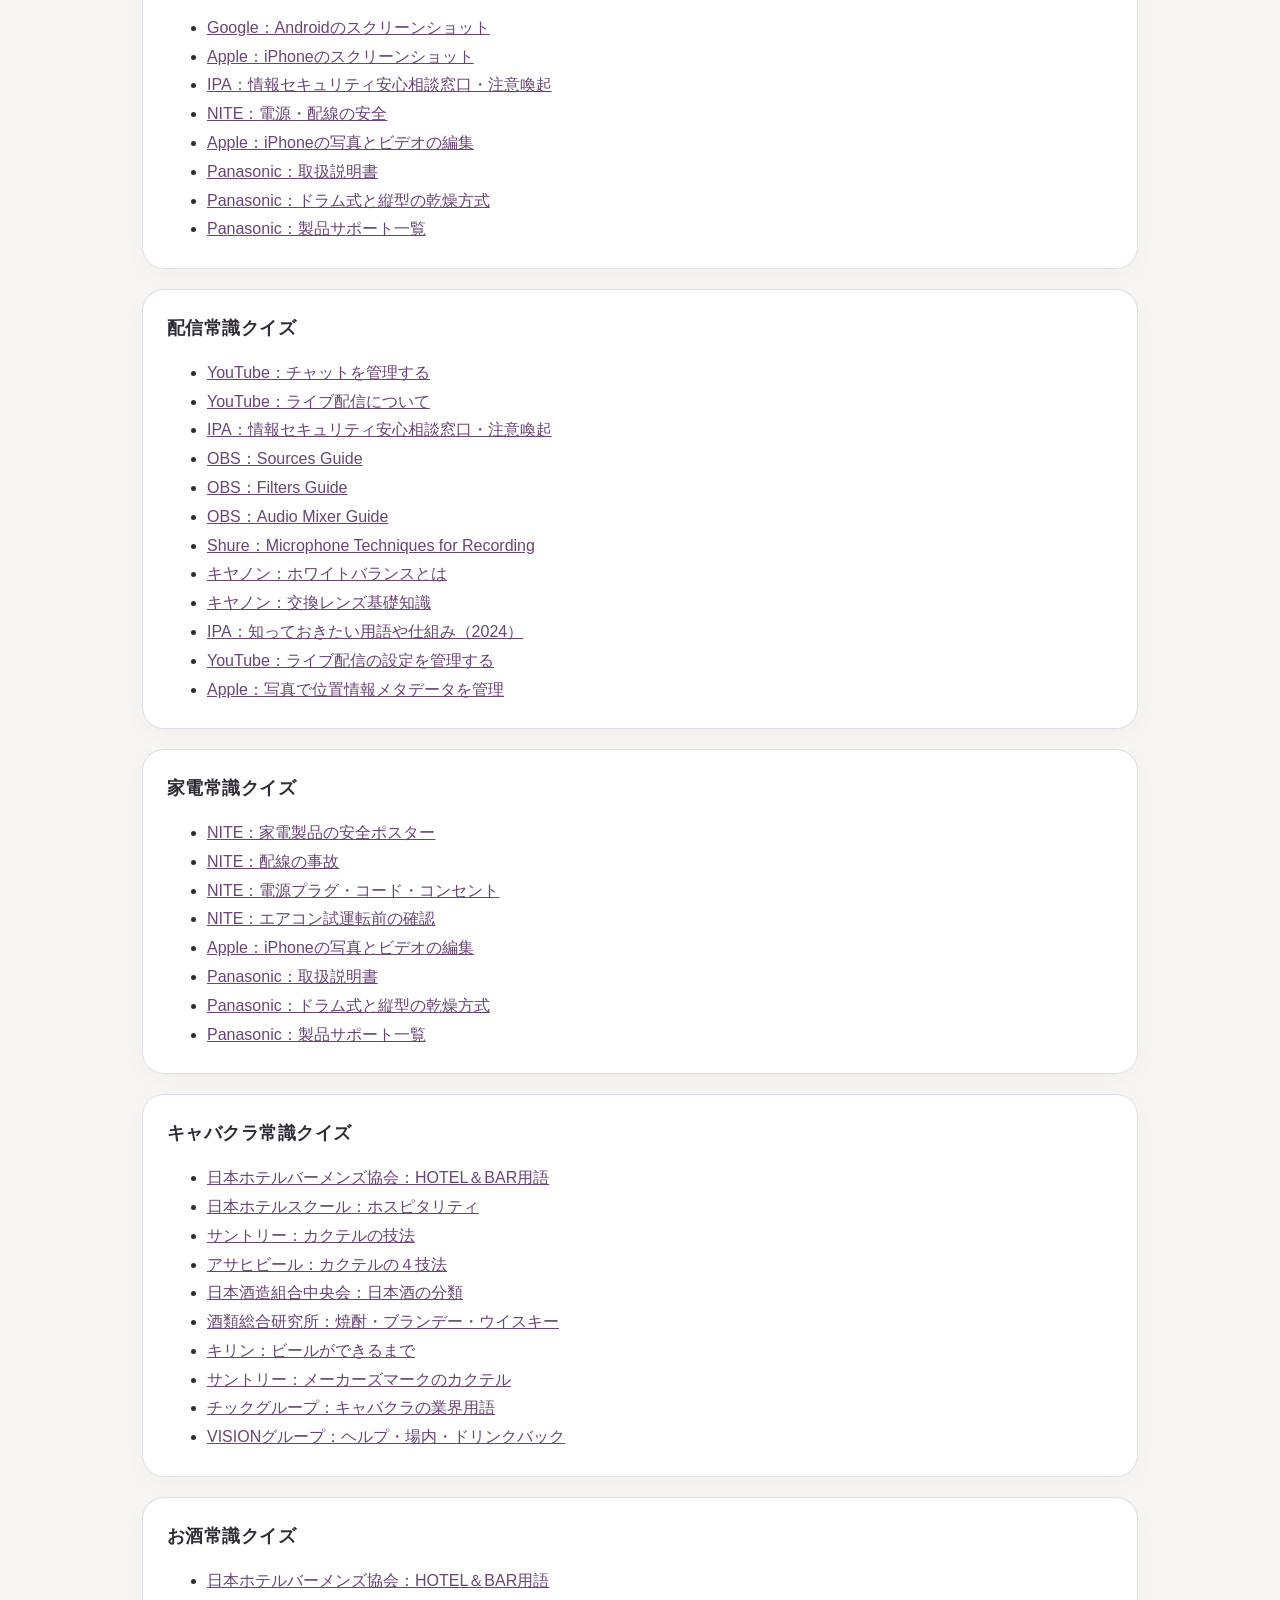
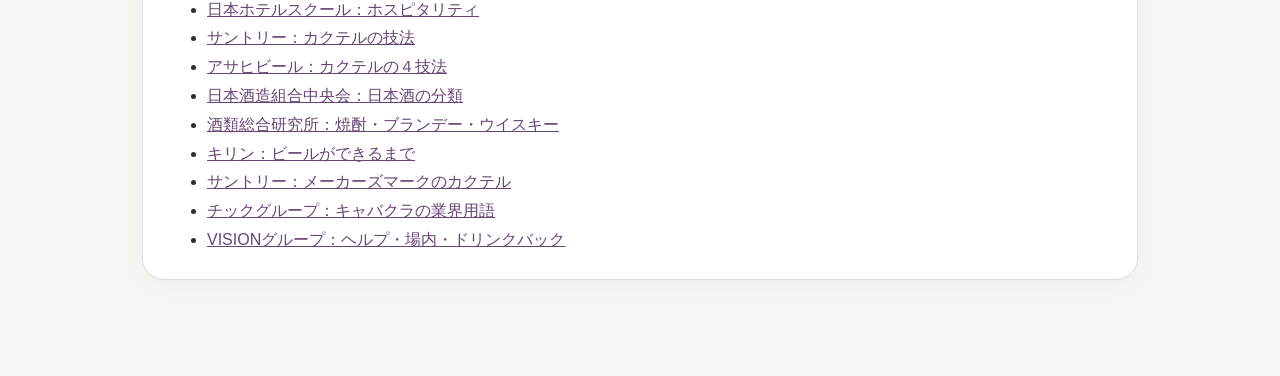
<file: QUIZ_SOURCES.html>
<!doctype html><html lang="ja"><meta charset="utf-8"><meta name="viewport" content="width=device-width,initial-scale=1"><title>常識クイズ1600・参考資料</title><link rel="stylesheet" href="app-v1.23.css"><body><main><h1>常識クイズ1600・参考資料</h1><p>８ジャンル各200問。問題文・解答・解説は独自作成です。参考にした一般知識資料を記します。元の300問は前版から継続し、追加1300問を収録しました。資料は2026年11月1～2日に確認。すべての設問を各団体が監修したという意味ではありません。</p><section class="card"><h2>ペット常識クイズ</h2><ul><li><a href="https://www.env.go.jp/nature/dobutsu/aigo/pickup/owner.html" target="_blank" rel="noopener noreferrer">環境省：飼い主の方やこれからペットを飼う方へ</a></li><li><a href="https://www.env.go.jp/nature/dobutsu/aigo/2_data/pamph.html" target="_blank" rel="noopener noreferrer">環境省：飼育・災害対策などのパンフレット</a></li><li><a href="https://www.rspca.org.uk/adviceandwelfare/pets/rabbits/diet" target="_blank" rel="noopener noreferrer">RSPCA：ウサギの食事</a></li><li><a href="https://www.aspca.org/pet-care/dog-care/dog-grooming-tips" target="_blank" rel="noopener noreferrer">ASPCA：犬の被毛の手入れ</a></li><li><a href="https://www.aspca.org/news/do-you-know-which-flowers-and-plants-are-toxic-pets-our-experts-explain" target="_blank" rel="noopener noreferrer">ASPCA：ペットに有害な植物</a></li><li><a href="https://www.aspca.org/pet-care/general-pet-care/valentines-day-safety-tips" target="_blank" rel="noopener noreferrer">ASPCA：チョコレートなどの注意</a></li><li><a href="https://www.rspca.org.uk/adviceandwelfare/pets/rodents" target="_blank" rel="noopener noreferrer">RSPCA：げっ歯類の世話</a></li><li><a href="https://www.pdsa.org.uk/pet-help-and-advice/looking-after-your-pet/small-pets/guinea-pigs-as-pets" target="_blank" rel="noopener noreferrer">PDSA：モルモットの飼育</a></li><li><a href="https://www.pdsa.org.uk/pet-help-and-advice/looking-after-your-pet/small-pets/hamsters-as-pets" target="_blank" rel="noopener noreferrer">PDSA：ハムスターの飼育</a></li><li><a href="https://www.rspca.org.uk/adviceandwelfare/pets/rodents/chinchillas" target="_blank" rel="noopener noreferrer">RSPCA：チンチラ</a></li><li><a href="https://www.pdsa.org.uk/pet-help-and-advice/looking-after-your-pet/rabbits/giving-your-rabbit-the-company-it-needs" target="_blank" rel="noopener noreferrer">PDSA：ウサギの仲間との生活</a></li><li><a href="https://www.rspca.org.uk/adviceandwelfare/pets/birds/environment" target="_blank" rel="noopener noreferrer">RSPCA：鳥の飼育環境</a></li><li><a href="https://www.spca.nz/advice-and-welfare/article/caring-for-budgies" target="_blank" rel="noopener noreferrer">SPCA New Zealand：セキセイインコの世話</a></li><li><a href="https://www.gex-fp.co.jp/support/product/information/caution/heater.html" target="_blank" rel="noopener noreferrer">GEX：水槽用ヒーターの安全</a></li><li><a href="https://product.gex-fp.co.jp/fish/" target="_blank" rel="noopener noreferrer">GEX：観賞魚用品</a></li><li><a href="https://rei-sea.iwakipumps.jp/exp/exp_air/" target="_blank" rel="noopener noreferrer">レイシー：エアーポンプ用語</a></li><li><a href="https://www.rspca.org.uk/adviceandwelfare/pets/other" target="_blank" rel="noopener noreferrer">RSPCA：爬虫類などの飼育</a></li><li><a href="https://www.jkc.or.jp/breeds/" target="_blank" rel="noopener noreferrer">ジャパンケネルクラブ：犬種紹介</a></li><li><a href="https://www.jkc.or.jp/breeds/papillon/" target="_blank" rel="noopener noreferrer">ジャパンケネルクラブ：パピヨン</a></li><li><a href="https://www.jkc.or.jp/breeds/dachshund/" target="_blank" rel="noopener noreferrer">ジャパンケネルクラブ：ダックスフンド</a></li><li><a href="https://www.jkc.or.jp/breeds/border-collie/" target="_blank" rel="noopener noreferrer">ジャパンケネルクラブ：ボーダー・コリー</a></li><li><a href="https://www.jkc.or.jp/breeds/dalmatian/" target="_blank" rel="noopener noreferrer">ジャパンケネルクラブ：ダルメシアン</a></li><li><a href="https://www.jkc.or.jp/breeds/chihuahua/" target="_blank" rel="noopener noreferrer">ジャパンケネルクラブ：チワワ</a></li><li><a href="https://www.jkc.or.jp/breeds/poodle/" target="_blank" rel="noopener noreferrer">ジャパンケネルクラブ：プードル</a></li><li><a href="https://cfa.org/breeds/" target="_blank" rel="noopener noreferrer">CFA：猫種</a></li><li><a href="https://cfa.org/breed/siamese/" target="_blank" rel="noopener noreferrer">CFA：シャム</a></li><li><a href="https://cfa.org/breed/sphynx/" target="_blank" rel="noopener noreferrer">CFA：スフィンクス</a></li><li><a href="https://cfa.org/breeds/page/3/" target="_blank" rel="noopener noreferrer">CFA：メイン・クーンほか</a></li><li><a href="https://academy.royalcanin.com/en/veterinary/optimizing-an-indoor-lifestyle-for-cats" target="_blank" rel="noopener noreferrer">Royal Canin Academy：猫の室内環境</a></li><li><a href="https://www.rspca.org.uk/adviceandwelfare/pets/rabbits" target="_blank" rel="noopener noreferrer">RSPCA：ウサギの飼育と行動</a></li><li><a href="https://australian.museum/learn/animals/birds/budgerigar/" target="_blank" rel="noopener noreferrer">Australian Museum：セキセイインコ</a></li><li><a href="https://www.azumino-koen.jp/blog/?m=20230731" target="_blank" rel="noopener noreferrer">国営アルプスあづみの公園：グッピー</a></li><li><a href="https://www.aaha.org/resources/is-my-cats-kneading-normal/" target="_blank" rel="noopener noreferrer">AAHA：猫のふみふみ</a></li><li><a href="https://pmc.ncbi.nlm.nih.gov/articles/PMC6298077/" target="_blank" rel="noopener noreferrer">PNAS論文：猫の舌の乳頭と毛づくろい</a></li></ul></section><section class="card"><h2>料理常識クイズ</h2><ul><li><a href="https://www.mhlw.go.jp/stf/seisakunitsuite/bunya/kenkou_iryou/shokuhin/syokuchu/01_00008.html" target="_blank" rel="noopener noreferrer">厚生労働省：家庭での食中毒予防</a></li><li><a href="https://www.caa.go.jp/policies/policy/consumer_safety/food_safety/food_safety_portal/microorganism_virus" target="_blank" rel="noopener noreferrer">消費者庁：細菌・ウイルスによる食中毒</a></li><li><a href="https://park.ajinomoto.co.jp/contents/basic/vege_cutting/mijingiri/" target="_blank" rel="noopener noreferrer">味の素：みじん切り</a></li><li><a href="https://www.my.metro.tokyo.lg.jp/w/116-20260323-248596052" target="_blank" rel="noopener noreferrer">東京都：電子レンジの思わぬ事故に注意</a></li><li><a href="https://www.kikkoman.co.jp/homecook/basic/" target="_blank" rel="noopener noreferrer">キッコーマン：料理の基本まとめ</a></li><li><a href="https://www.kikkoman.co.jp/homecook/series/daikon/detail.html" target="_blank" rel="noopener noreferrer">キッコーマン：大根（面取り・隠し包丁）</a></li><li><a href="https://park.ajinomoto.co.jp/contents/basic/vege_handling/daikon/" target="_blank" rel="noopener noreferrer">味の素：大根の下ごしらえ・切り方</a></li><li><a href="https://www.nisshin.com/entertainment/encyclopedia/flour/flour_01.html" target="_blank" rel="noopener noreferrer">日清製粉グループ：小麦・小麦粉の基礎知識</a></li><li><a href="https://housefoods.jp/inquiry/qa/answer_02_14.html" target="_blank" rel="noopener noreferrer">ハウス食品：ルウとは何ですか</a></li><li><a href="https://www.ajinomoto.co.jp/hondashi/misoshiru/why/index.html" target="_blank" rel="noopener noreferrer">味の素：みそ汁をつくる理由（うま味成分）</a></li><li><a href="https://www.maff.go.jp/j/keikaku/syokubunka/k_ryouri/index.html" target="_blank" rel="noopener noreferrer">農林水産省：うちの郷土料理</a></li><li><a href="https://www.maff.go.jp/j/keikaku/syokubunka/k_ryouri/search_menu/menu/jingisukan_hokkaido.html" target="_blank" rel="noopener noreferrer">農林水産省：ジンギスカン</a></li><li><a href="https://www.maff.go.jp/j/keikaku/syokubunka/k_ryouri/search_menu/menu/ishikarinabe_hokkaido.html" target="_blank" rel="noopener noreferrer">農林水産省：石狩鍋</a></li><li><a href="https://www.maff.go.jp/j/keikaku/syokubunka/k_ryouri/search_menu/menu/sakenochanchanyaki_hokkaido.html" target="_blank" rel="noopener noreferrer">農林水産省：鮭のチャンチャン焼き</a></li><li><a href="https://www.maff.go.jp/j/keikaku/syokubunka/k_ryouri/search_menu/menu/29_6_akita.html" target="_blank" rel="noopener noreferrer">農林水産省：きりたんぽ鍋</a></li><li><a href="https://www.maff.go.jp/j/keikaku/syokubunka/k_ryouri/search_menu/menu/senbei_jiru_aomori.html" target="_blank" rel="noopener noreferrer">農林水産省：せんべい汁</a></li><li><a href="https://www.maff.go.jp/j/keikaku/syokubunka/k_ryouri/search_menu/menu/houtou_yama_nashi.html" target="_blank" rel="noopener noreferrer">農林水産省：ほうとう</a></li><li><a href="https://www.maff.go.jp/j/keikaku/syokubunka/traditional-foods/menu/zunda.html" target="_blank" rel="noopener noreferrer">農林水産省：ずんだ</a></li><li><a href="https://www.maff.go.jp/j/keikaku/syokubunka/traditional-foods/menu/karasirenkon.html" target="_blank" rel="noopener noreferrer">農林水産省：からし蓮根</a></li><li><a href="https://www.sbfoods.co.jp/spice-herb/spice/00026.html" target="_blank" rel="noopener noreferrer">エスビー食品：シナモン</a></li><li><a href="https://vanilledesire.com/ja/pages/vanille-desire-spice-wiki-jp" target="_blank" rel="noopener noreferrer">Vanille Désiré：バニラとスパイスの百科事典（生産者）</a></li></ul></section><section class="card"><h2>運動常識クイズ</h2><ul><li><a href="https://kennet.mhlw.go.jp/information/information/exercise/s-00-008" target="_blank" rel="noopener noreferrer">厚生労働省：身体活動・運動を安全に行うポイント</a></li><li><a href="https://www.jfa.jp/laws/" target="_blank" rel="noopener noreferrer">日本サッカー協会：競技規則</a></li><li><a href="https://www.jfa.jp/rule/" target="_blank" rel="noopener noreferrer">日本サッカー協会：わかりやすいルール</a></li><li><a href="https://www.japanbasketball.jp/referee/rule/" target="_blank" rel="noopener noreferrer">バスケットボールの公式競技案内・規則</a></li><li><a href="https://www.jfa.jp/laws/soccer/2026_27/" target="_blank" rel="noopener noreferrer">サッカーの公式競技案内・規則</a></li><li><a href="https://www.jva.or.jp/for_begginers/" target="_blank" rel="noopener noreferrer">バレーボールの公式競技案内・規則</a></li><li><a href="https://www.jta-tennis.or.jp/umpire/qa/" target="_blank" rel="noopener noreferrer">テニスの公式競技案内・規則</a></li><li><a href="https://jtta.or.jp/rule" target="_blank" rel="noopener noreferrer">卓球の公式競技案内・規則</a></li><li><a href="https://www.joc.or.jp/sports/badminton/" target="_blank" rel="noopener noreferrer">バドミントンの公式競技案内・規則</a></li><li><a href="https://www.npb.or.jp/npb/2026rules.html" target="_blank" rel="noopener noreferrer">野球の公式競技案内・規則</a></li><li><a href="https://www.jaaf.or.jp/guide/rule/" target="_blank" rel="noopener noreferrer">陸上競技の公式競技案内・規則</a></li><li><a href="https://www.joc.or.jp/sports/golf/" target="_blank" rel="noopener noreferrer">ゴルフとボウリングの公式競技案内・規則</a></li><li><a href="https://www.jfa.jp/documents/faq/terminology.html" target="_blank" rel="noopener noreferrer">JFA：サッカー用語集</a></li><li><a href="https://www.jfa.jp/documents/faq/inquiry.html" target="_blank" rel="noopener noreferrer">JFA：よくある質問</a></li><li><a href="https://www.jleague.jp/a-to-z/position/" target="_blank" rel="noopener noreferrer">Jリーグ：ポジション解説</a></li><li><a href="https://www.joc.or.jp/sports/" target="_blank" rel="noopener noreferrer">JOC：各競技の観戦ガイド</a></li><li><a href="https://www.parasports.or.jp/about/images/games-guide_01.pdf" target="_blank" rel="noopener noreferrer">日本パラリンピック委員会：かんたん！パラリンピックガイド・夏季大会編（2020年3月）</a></li><li><a href="https://www.judo.or.jp/what-is-judo/judo-waza/" target="_blank" rel="noopener noreferrer">全日本柔道連盟：柔道の技数</a></li><li><a href="https://www.kendo.or.jp/wp/wp-content/themes/kendo/assets/library/pdf/kendo-shiai_regulations.pdf" target="_blank" rel="noopener noreferrer">全日本剣道連盟：試合・審判規則の剣道具図</a></li><li><a href="https://www.joc.or.jp/sports/fencing/" target="_blank" rel="noopener noreferrer">JOC：フェンシング</a></li><li><a href="https://joc.or.jp/sports/archery/" target="_blank" rel="noopener noreferrer">JOC：アーチェリー</a></li><li><a href="https://jpn-gym.or.jp/competition/artistic/" target="_blank" rel="noopener noreferrer">日本体操協会：体操競技について</a></li><li><a href="https://www.joc.or.jp/sports/gymnastics_rhythmic/" target="_blank" rel="noopener noreferrer">JOC：新体操</a></li><li><a href="https://www.joc.or.jp/sports/rugby/" target="_blank" rel="noopener noreferrer">JOC：ラグビー</a></li><li><a href="https://www.sunbridge-group.com/glossary/" target="_blank" rel="noopener noreferrer">サンブリッジ：ボウリング用語集</a></li><li><a href="https://www.randa.org/ja-JP/rog/definitions?definitionsEdition=RulesOfGolf" target="_blank" rel="noopener noreferrer">The R&amp;A：正式なゴルフ規則・定義</a></li><li><a href="https://www.joc.or.jp/sports/curling/" target="_blank" rel="noopener noreferrer">JOC：カーリング</a></li><li><a href="https://joc.or.jp/sports/bobsleigh_skeleton/" target="_blank" rel="noopener noreferrer">JOC：ボブスレー／スケルトン</a></li><li><a href="https://www.joc.or.jp/sports/alpine/" target="_blank" rel="noopener noreferrer">JOC：アルペンスキー</a></li><li><a href="https://joc.or.jp/sports/cross_country/" target="_blank" rel="noopener noreferrer">JOC：クロスカントリースキー</a></li><li><a href="https://www.joc.or.jp/sports/snowboard/" target="_blank" rel="noopener noreferrer">JOC：スノーボード</a></li><li><a href="https://joc.or.jp/sports/jump/" target="_blank" rel="noopener noreferrer">JOC：スキージャンプ</a></li><li><a href="https://joc.or.jp/sports/figure/" target="_blank" rel="noopener noreferrer">JOC：フィギュアスケート</a></li><li><a href="https://www.joc.or.jp/sports/waterpolo/" target="_blank" rel="noopener noreferrer">JOC：水球</a></li><li><a href="https://www.joc.or.jp/sports/artisticswimming/" target="_blank" rel="noopener noreferrer">JOC：アーティスティックスイミング</a></li><li><a href="https://www.joc.or.jp/sports/diving/index.html" target="_blank" rel="noopener noreferrer">JOC：飛込</a></li><li><a href="https://www.joc.or.jp/sports/swimming/index.html" target="_blank" rel="noopener noreferrer">JOC：競泳</a></li></ul></section><section class="card"><h2>スマホ常識クイズ</h2><ul><li><a href="https://support.google.com/android/answer/9075928?hl=ja-JP" target="_blank" rel="noopener noreferrer">Google：Androidのスクリーンショット</a></li><li><a href="https://support.apple.com/ja-jp/102616" target="_blank" rel="noopener noreferrer">Apple：iPhoneのスクリーンショット</a></li><li><a href="https://www.ipa.go.jp/security/anshin/index.html" target="_blank" rel="noopener noreferrer">IPA：情報セキュリティ安心相談窓口・注意喚起</a></li><li><a href="https://www.nite.go.jp/jiko/chuikanki/kyouzai/haisen.html" target="_blank" rel="noopener noreferrer">NITE：電源・配線の安全</a></li><li><a href="https://support.apple.com/ja-jp/guide/iphone/iphb08064d57/ios" target="_blank" rel="noopener noreferrer">Apple：iPhoneの写真とビデオの編集</a></li><li><a href="https://panasonic.jp/support/manual.html" target="_blank" rel="noopener noreferrer">Panasonic：取扱説明書</a></li><li><a href="https://panasonic.jp/wash/select/dry.html" target="_blank" rel="noopener noreferrer">Panasonic：ドラム式と縦型の乾燥方式</a></li><li><a href="https://panasonic.jp/support/category.html" target="_blank" rel="noopener noreferrer">Panasonic：製品サポート一覧</a></li></ul></section><section class="card"><h2>配信常識クイズ</h2><ul><li><a href="https://support.google.com/youtube/answer/9826490?hl=ja" target="_blank" rel="noopener noreferrer">YouTube：チャットを管理する</a></li><li><a href="https://support.google.com/youtube/answer/15270973?hl=ja" target="_blank" rel="noopener noreferrer">YouTube：ライブ配信について</a></li><li><a href="https://www.ipa.go.jp/security/anshin/index.html" target="_blank" rel="noopener noreferrer">IPA：情報セキュリティ安心相談窓口・注意喚起</a></li><li><a href="https://obsproject.com/kb/sources-guide" target="_blank" rel="noopener noreferrer">OBS：Sources Guide</a></li><li><a href="https://obsproject.com/kb/filters-guide" target="_blank" rel="noopener noreferrer">OBS：Filters Guide</a></li><li><a href="https://obsproject.com/kb/audio-mixer-guide" target="_blank" rel="noopener noreferrer">OBS：Audio Mixer Guide</a></li><li><a href="https://www.shure.com/en-US/docs/education/Microphone-Techniques-for-Recording" target="_blank" rel="noopener noreferrer">Shure：Microphone Techniques for Recording</a></li><li><a href="https://faq.canon.jp/app/answers/detail/a_id/61330/" target="_blank" rel="noopener noreferrer">キヤノン：ホワイトバランスとは</a></li><li><a href="https://personal.canon.jp/product/camera/knowledge" target="_blank" rel="noopener noreferrer">キヤノン：交換レンズ基礎知識</a></li><li><a href="https://www.ipa.go.jp/security/10threats/m42obm000000jlc5-att/yougoyashikumi_2024.pdf" target="_blank" rel="noopener noreferrer">IPA：知っておきたい用語や仕組み（2024）</a></li><li><a href="https://support.google.com/youtube/answer/9854503?hl=ja" target="_blank" rel="noopener noreferrer">YouTube：ライブ配信の設定を管理する</a></li><li><a href="https://support.apple.com/ja-jp/guide/personal-safety/ips0d7a5df82/web" target="_blank" rel="noopener noreferrer">Apple：写真で位置情報メタデータを管理</a></li></ul></section><section class="card"><h2>家電常識クイズ</h2><ul><li><a href="https://www.nite.go.jp/jiko/chuikanki/poster/kaden/index.html" target="_blank" rel="noopener noreferrer">NITE：家電製品の安全ポスター</a></li><li><a href="https://www.nite.go.jp/jiko/chuikanki/kyouzai/haisen.html" target="_blank" rel="noopener noreferrer">NITE：配線の事故</a></li><li><a href="https://www.nite.go.jp/jiko/chuikanki/mailmagazin/2025fy/vol482_250812.html" target="_blank" rel="noopener noreferrer">NITE：電源プラグ・コード・コンセント</a></li><li><a href="https://www.nite.go.jp/jiko/chuikanki/poster/kaden/2025052901.html" target="_blank" rel="noopener noreferrer">NITE：エアコン試運転前の確認</a></li><li><a href="https://support.apple.com/ja-jp/guide/iphone/iphb08064d57/ios" target="_blank" rel="noopener noreferrer">Apple：iPhoneの写真とビデオの編集</a></li><li><a href="https://panasonic.jp/support/manual.html" target="_blank" rel="noopener noreferrer">Panasonic：取扱説明書</a></li><li><a href="https://panasonic.jp/wash/select/dry.html" target="_blank" rel="noopener noreferrer">Panasonic：ドラム式と縦型の乾燥方式</a></li><li><a href="https://panasonic.jp/support/category.html" target="_blank" rel="noopener noreferrer">Panasonic：製品サポート一覧</a></li></ul></section><section class="card"><h2>キャバクラ常識クイズ</h2><ul><li><a href="https://www.hotel-barmen-hba.or.jp/hotel-bar" target="_blank" rel="noopener noreferrer">日本ホテルバーメンズ協会：HOTEL＆BAR用語</a></li><li><a href="https://www.jhs.ac.jp/guide/glossary/3599.php" target="_blank" rel="noopener noreferrer">日本ホテルスクール：ホスピタリティ</a></li><li><a href="https://www.suntory.co.jp/wnb/guide/cocktail/02/01.html" target="_blank" rel="noopener noreferrer">サントリー：カクテルの技法</a></li><li><a href="https://www.asahibeer.co.jp/cocktailguide/know/technique/four.html" target="_blank" rel="noopener noreferrer">アサヒビール：カクテルの４技法</a></li><li><a href="https://japansake.or.jp/sake/about-sake/classification-of-sake/" target="_blank" rel="noopener noreferrer">日本酒造組合中央会：日本酒の分類</a></li><li><a href="https://www.nrib.go.jp/sake/sakefaq04.html" target="_blank" rel="noopener noreferrer">酒類総合研究所：焼酎・ブランデー・ウイスキー</a></li><li><a href="https://recruit.kirin.co.jp/prodhq/process.htm" target="_blank" rel="noopener noreferrer">キリン：ビールができるまで</a></li><li><a href="https://www.suntory.co.jp/whisky/makersmark/howto/cocktails/" target="_blank" rel="noopener noreferrer">サントリー：メーカーズマークのカクテル</a></li><li><a href="https://www.chick.co.jp/recruit/column/cabaret-club-glossary/" target="_blank" rel="noopener noreferrer">チックグループ：キャバクラの業界用語</a></li><li><a href="https://media.vision-gp.co.jp/guide/system/yougo-help/" target="_blank" rel="noopener noreferrer">VISIONグループ：ヘルプ・場内・ドリンクバック</a></li></ul></section><section class="card"><h2>お酒常識クイズ</h2><ul><li><a href="https://www.hotel-barmen-hba.or.jp/hotel-bar" target="_blank" rel="noopener noreferrer">日本ホテルバーメンズ協会：HOTEL＆BAR用語</a></li><li><a href="https://www.jhs.ac.jp/guide/glossary/3599.php" target="_blank" rel="noopener noreferrer">日本ホテルスクール：ホスピタリティ</a></li><li><a href="https://www.suntory.co.jp/wnb/guide/cocktail/02/01.html" target="_blank" rel="noopener noreferrer">サントリー：カクテルの技法</a></li><li><a href="https://www.asahibeer.co.jp/cocktailguide/know/technique/four.html" target="_blank" rel="noopener noreferrer">アサヒビール：カクテルの４技法</a></li><li><a href="https://japansake.or.jp/sake/about-sake/classification-of-sake/" target="_blank" rel="noopener noreferrer">日本酒造組合中央会：日本酒の分類</a></li><li><a href="https://www.nrib.go.jp/sake/sakefaq04.html" target="_blank" rel="noopener noreferrer">酒類総合研究所：焼酎・ブランデー・ウイスキー</a></li><li><a href="https://recruit.kirin.co.jp/prodhq/process.htm" target="_blank" rel="noopener noreferrer">キリン：ビールができるまで</a></li><li><a href="https://www.suntory.co.jp/whisky/makersmark/howto/cocktails/" target="_blank" rel="noopener noreferrer">サントリー：メーカーズマークのカクテル</a></li><li><a href="https://www.chick.co.jp/recruit/column/cabaret-club-glossary/" target="_blank" rel="noopener noreferrer">チックグループ：キャバクラの業界用語</a></li><li><a href="https://media.vision-gp.co.jp/guide/system/yougo-help/" target="_blank" rel="noopener noreferrer">VISIONグループ：ヘルプ・場内・ドリンクバック</a></li></ul></section></main></body></html>
</file>
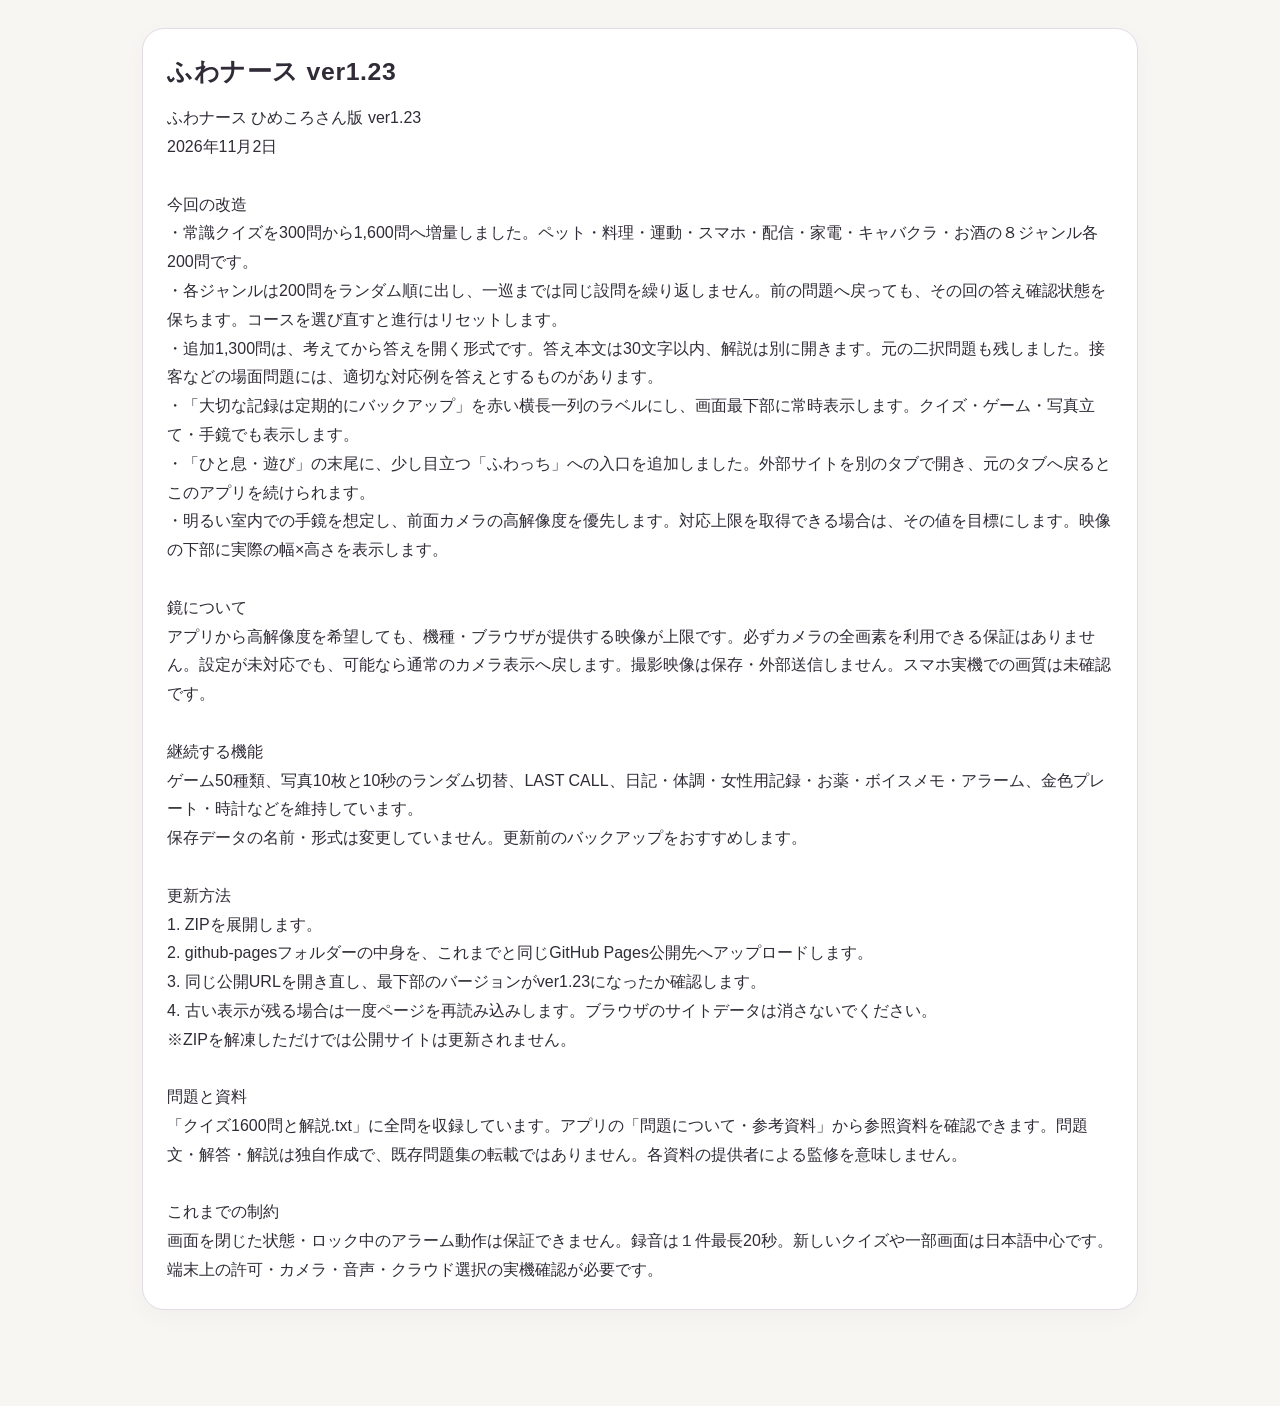
<file: README_JA.html>
<!doctype html><html lang="ja"><meta charset="utf-8"><meta name="viewport" content="width=device-width,initial-scale=1"><title>ふわナース ver1.23</title><link rel="stylesheet" href="app-v1.23.css"><body><main><section class="card"><h1>ふわナース ver1.23</h1><p>ふわナース ひめころさん版 ver1.23<br>2026年11月2日<br><br>今回の改造<br>・常識クイズを300問から1,600問へ増量しました。ペット・料理・運動・スマホ・配信・家電・キャバクラ・お酒の８ジャンル各200問です。<br>・各ジャンルは200問をランダム順に出し、一巡までは同じ設問を繰り返しません。前の問題へ戻っても、その回の答え確認状態を保ちます。コースを選び直すと進行はリセットします。<br>・追加1,300問は、考えてから答えを開く形式です。答え本文は30文字以内、解説は別に開きます。元の二択問題も残しました。接客などの場面問題には、適切な対応例を答えとするものがあります。<br>・「大切な記録は定期的にバックアップ」を赤い横長一列のラベルにし、画面最下部に常時表示します。クイズ・ゲーム・写真立て・手鏡でも表示します。<br>・「ひと息・遊び」の末尾に、少し目立つ「ふわっち」への入口を追加しました。外部サイトを別のタブで開き、元のタブへ戻るとこのアプリを続けられます。<br>・明るい室内での手鏡を想定し、前面カメラの高解像度を優先します。対応上限を取得できる場合は、その値を目標にします。映像の下部に実際の幅×高さを表示します。<br><br>鏡について<br>アプリから高解像度を希望しても、機種・ブラウザが提供する映像が上限です。必ずカメラの全画素を利用できる保証はありません。設定が未対応でも、可能なら通常のカメラ表示へ戻します。撮影映像は保存・外部送信しません。スマホ実機での画質は未確認です。<br><br>継続する機能<br>ゲーム50種類、写真10枚と10秒のランダム切替、LAST CALL、日記・体調・女性用記録・お薬・ボイスメモ・アラーム、金色プレート・時計などを維持しています。<br>保存データの名前・形式は変更していません。更新前のバックアップをおすすめします。<br><br>更新方法<br>1. ZIPを展開します。<br>2. github-pagesフォルダーの中身を、これまでと同じGitHub Pages公開先へアップロードします。<br>3. 同じ公開URLを開き直し、最下部のバージョンがver1.23になったか確認します。<br>4. 古い表示が残る場合は一度ページを再読み込みします。ブラウザのサイトデータは消さないでください。<br>※ZIPを解凍しただけでは公開サイトは更新されません。<br><br>問題と資料<br>「クイズ1600問と解説.txt」に全問を収録しています。アプリの「問題について・参考資料」から参照資料を確認できます。問題文・解答・解説は独自作成で、既存問題集の転載ではありません。各資料の提供者による監修を意味しません。<br><br>これまでの制約<br>画面を閉じた状態・ロック中のアラーム動作は保証できません。録音は１件最長20秒。新しいクイズや一部画面は日本語中心です。端末上の許可・カメラ・音声・クラウド選択の実機確認が必要です。<br></p></section></main></body></html>
</file>
<file: app-v1.23.css>
:root{--bg:#fff8f3;--panel:#ffffffd9;--ink:#4c302e;--muted:#826b65;--accent:#b84d66;--line:#e5cbb7;--shadow:0 5px 18px #76413b12;--scale:1}*{box-sizing:border-box}body{margin:0;background:radial-gradient(ellipse at top,#f4d9df,transparent 65%),var(--bg);color:var(--ink);font:calc(16px * var(--scale))/1.65 system-ui,-apple-system,sans-serif}body.dark{--bg:#211b21;--panel:#332b34;--ink:#fff0e7;--muted:#cab6b3;--line:#65505b;--accent:#ef9eb1}button,input,select,textarea{font:inherit;color:inherit}button,a,select{touch-action:manipulation}button{cursor:pointer;background:var(--panel);border:1px solid var(--line);border-radius:16px;padding:12px 16px;min-height:48px}button:hover{border-color:var(--accent)}button:disabled{opacity:.45;cursor:default}button.primary{background:var(--accent);color:white;border-color:var(--accent)}button.danger{color:#b52c3e}input,select,textarea{width:100%;background:var(--bg);border:1px solid var(--line);border-radius:12px;padding:11px;margin:5px 0 12px}textarea{min-height:140px;resize:vertical}label{display:block}small,.muted{color:var(--muted)}h1,h2,h3,p{margin:0 0 12px}h1{font:700 1.65em/1.4 Georgia,serif}h2{font-size:1.2em;margin-top:20px}h3{font-size:1.05em}main{max-width:860px;margin:auto;padding:16px 16px 80px}header{position:sticky;top:0;z-index:20;background:var(--bg);border-bottom:1px solid var(--line);padding:9px 15px;display:flex;gap:8px;align-items:center;justify-content:space-between}header button{padding:7px 12px;min-height:42px}header .nostack>*{flex:0 0 auto}header select{width:105px;margin:0;padding:7px;max-width:125px}.row{display:flex;align-items:center;gap:10px;flex-wrap:wrap}.row>*{flex:1}.grid{display:grid;grid-template-columns:repeat(2,minmax(0,1fr));gap:12px}.card{background:var(--panel);border:1px solid var(--line);border-radius:22px;box-shadow:var(--shadow);padding:19px;margin-bottom:15px}.tile{display:flex;gap:12px;align-items:center;text-align:left;min-height:108px;box-shadow:var(--shadow);width:100%;padding:17px}.tile .icon{font-size:30px;flex:0 0 40px}.tile strong{display:block;font-size:1.08em}.tile small{display:block;font-size:.78em;margin-top:4px}.hero{background:linear-gradient(110deg,#ffefdf,var(--panel));border-color:#cda56e}.brand{text-align:center;padding:8px 0 15px}.brand img{width:100%;max-height:245px;object-fit:contain;border-radius:25px;user-select:none;-webkit-touch-callout:none}.chip{display:inline-block;padding:5px 12px;border-radius:20px;background:#b84d6614;font-size:.85em}.choice{display:flex;flex-wrap:wrap;gap:7px;margin-bottom:13px}.choice button{padding:9px 13px}.choice .selected{background:var(--accent);color:white}.photo-grid{display:grid;grid-template-columns:repeat(3,1fr);gap:9px}.photo-grid img{width:100%;height:120px;object-fit:cover;border-radius:12px}.avatar{width:92px;height:92px;border-radius:50%;object-fit:cover;background:#e8dada}.entry{border-bottom:1px solid var(--line);padding:16px 0}.entry:last-child{border:0}.entry .body{white-space:pre-wrap;overflow-wrap:anywhere}.entry img{cursor:zoom-in}.dial{display:flex;align-items:center;gap:8px;margin-bottom:13px}.dial select{margin:0;max-width:190px}.dial button{padding:8px 17px;font-size:1.3em}.dial .check{width:auto;margin:0}.tabs{display:flex;overflow:auto;gap:7px;margin-bottom:14px}.tabs button{white-space:nowrap}.slider{position:relative;background:linear-gradient(100deg,var(--panel),#bddde733);border:1px solid var(--line);border-radius:40px;height:82px;margin-bottom:12px;overflow:hidden;touch-action:pan-y}.slider .track{position:absolute;left:20px;right:25px;top:35px;height:12px;background:#a8cbee;border-radius:15px}.slider .handle{position:absolute;left:5px;top:5px;height:70px;width:70%;border-radius:35px;background:var(--panel);border:2px solid #abcce3;padding:9px 20px;z-index:2;line-height:1.35;user-select:none;-webkit-touch-callout:none;overflow:hidden}.slider .handle strong,.slider .handle small{display:block;overflow:hidden;text-overflow:ellipsis;white-space:nowrap}.slider .end{position:absolute;right:14px;top:19px;font-size:28px}.overlay{position:fixed;inset:0;z-index:80;background:var(--bg);padding:20px;overflow:auto;display:flex;flex-direction:column;align-items:stretch}.overlay .inner{max-width:760px;width:100%;margin:auto}.overlay video{position:absolute;inset:0;width:100%;height:100%;object-fit:contain;transform:scaleX(-1);background:#000}.overlay.frame{background:#090909;color:white;padding:0;touch-action:pan-y}.overlay.frame img{width:100%;height:100%;object-fit:contain;min-height:0;flex:1}.frame .controls{position:absolute;top:14px;left:14px;right:14px;z-index:2;display:flex;gap:10px}.frame .controls button{background:#222b;color:white;border-color:#aaa5}.mirror-note{position:absolute;bottom:20px;left:0;width:100%;text-align:center;color:white;text-shadow:0 1px 5px black;pointer-events:none}.toast{position:fixed;bottom:22px;left:50%;transform:translateX(-50%);z-index:150;background:#49332e;color:white;padding:12px 20px;border-radius:15px;max-width:92%;box-shadow:var(--shadow)}#helpBanner{background:#f3e1a7;color:#3a3025;padding:8px;text-align:center}dialog{border:1px solid var(--line);border-radius:22px;background:var(--bg);color:var(--ink);width:min(94vw,650px);max-height:92vh;padding:24px}dialog::backdrop{background:#24141a80}svg.chart{width:100%;height:auto;min-height:180px;overflow:visible}.legend{display:flex;gap:15px;font-size:.85em}.progress{position:fixed;top:0;left:0;height:4px;background:var(--accent);z-index:200;width:0}.game-board{font-size:1.1em;text-align:center;padding:18px;background:var(--bg);border-radius:18px;white-space:pre-wrap;overflow-wrap:anywhere}.answers{display:grid;gap:10px;margin-top:15px}.answers button{text-align:left}.success{color:#2b8065;font-weight:bold}.error{color:#b52c3e}.board{display:grid;gap:6px;max-width:360px;margin:15px auto}.board button{padding:6px;aspect-ratio:1;min-height:48px;font-size:1.2em}.calendar{display:grid;grid-template-columns:repeat(7,1fr);gap:5px}.calendar button{padding:4px;min-height:58px;border-radius:8px;font-size:.85em}.calendar img{width:100%;height:38px;object-fit:cover}.checkrow{display:flex;gap:10px;align-items:center}.checkrow input{width:auto;margin:0}.badge{font-size:.8em;border-radius:8px;padding:2px 7px;background:#ac627321}.notice{padding:12px;border-left:4px solid var(--accent);background:#b84d660b}.owner-field{padding:12px;border-bottom:1px solid var(--line);overflow-wrap:anywhere}.owner-field:last-child{border:0}a{color:var(--accent)}footer{text-align:center;margin-top:25px;font-size:.8em;color:var(--muted)}.help-page{font-size:1.12em}.help-page p{margin-bottom:20px}.help-page h1{margin:20px 0}.sr{position:absolute;clip:rect(0,0,0,0)}@media(max-width:520px){main{padding:12px 12px 70px}.tile{padding:12px;min-height:104px;gap:7px}.tile .icon{font-size:25px;flex-basis:28px}.tile strong{font-size:.94em}.grid{gap:9px}.card{padding:15px}.brand img{max-height:210px}h1{font-size:1.4em}.row.nostack>*{min-width:0}header{padding:7px}.slider .handle{width:72%}.photo-grid img{height:95px}}body.large{--scale:1.18}
.help-on{background:#326e60!important;color:white!important;border-color:#326e60!important}#helpBtn{font-size:.76em;white-space:nowrap}.modal-tools{position:sticky;top:-24px;background:var(--bg);z-index:8;display:flex;gap:8px;justify-content:space-between;padding:8px 0}.modal-tools button{font-size:.85em;padding:8px 12px}.modal-tools .help-on{box-shadow:0 0 0 2px #326e6030}#modalHelpNotice{position:relative}.dial-roll{flex:1;text-align:center;font-size:1.8em;font-weight:700;line-height:1.8;background:linear-gradient(var(--bg),var(--panel),var(--bg));border:1px solid var(--line);border-radius:12px;cursor:ns-resize;touch-action:none;user-select:none;min-width:90px}.dial-roll:focus{outline:3px solid var(--accent)}.dial-list{font-size:.82em;margin:0 0 16px}.dial-list summary{cursor:pointer}.dial-list select{max-width:260px}.month-scroll{overflow:auto;max-height:72vh;margin-top:14px;isolation:isolate;border:1px solid var(--line);border-radius:12px}.month-table{border-collapse:separate;border-spacing:0;font-size:.8em;width:max-content;min-width:100%}.month-table th,.month-table td{border-right:1px solid var(--line);border-bottom:1px solid var(--line);text-align:center;min-width:38px;height:39px}.month-table th:first-child{position:sticky;left:0;background:var(--bg);z-index:2;width:150px;min-width:150px;max-width:150px;text-align:left;padding:8px;font-size:.88em}.month-table thead th{position:sticky;top:0;background:var(--bg);z-index:3}.month-table thead th:first-child{z-index:4}.month-table td button{border:0;background:transparent;border-radius:0;width:100%;height:100%;padding:3px;min-height:38px;font-size:1em;white-space:nowrap}.month-table .good{background:#3a9d7d12;color:#267b65}.month-table .mild{background:#dfa8371b;color:#896215}.month-table .strong{background:#c258751f;color:#a13b59}.month-table .aux{background:#758fb414}.month-table .numeric{color:var(--ink)}.fit-month{overflow:auto}.fit-month .month-table{table-layout:fixed;width:100%;font-size:clamp(6px,.9vw,11px)}.fit-month .month-table th,.fit-month .month-table td{min-width:0}.fit-month .month-table th:first-child{width:65px;min-width:65px;font-size:8px}.fit-month .month-table td button{font-size:inherit;padding:0;overflow:hidden;text-overflow:clip}.fit-month .month-table td.numeric button{font-size:.8em}.official-link{display:block;border:1px solid var(--line);border-radius:14px;padding:13px;text-decoration:none;background:var(--panel)}.official-link:focus{outline:2px solid var(--accent)}header strong{white-space:nowrap;font-size:.9em}header .nostack{gap:5px}header select{width:86px!important}@media(max-width:380px){#helpBtn{font-size:.65em;padding:6px}header strong{font-size:.8em}header select{width:72px!important}header button{padding:6px 9px}}

/* Keep the existing palette and silhouettes; emphasize actionable outlines. */
button:not(:disabled),a.official-link,summary{border:2px solid #b99a8c}button:disabled{border:1px solid var(--line);opacity:.48;cursor:default}.month-table td button:not(:disabled){border:2px solid #b99a8c70;border-radius:5px}.tile:not(:disabled){border-width:2px}.dial-roll{border-width:2px}
#homeBtn,[data-action="goTop"]{background:#fff0a6!important;color:#58441a!important;border:2px solid #c4a652!important;box-shadow:0 2px 5px #92762a22;font-weight:750}#homeBtn:focus-visible,[data-action="goTop"]:focus-visible{outline:3px solid #806312;outline-offset:3px}
header{flex-wrap:wrap;gap:6px}header strong{flex:1;text-align:center}#backBtn{font-size:.83em;padding:7px 10px}header>.row{margin-left:auto}header #homeBtn{padding:7px 12px}.help-nav{position:sticky;top:0;display:flex;justify-content:space-between;gap:8px;background:var(--bg);padding:8px 0}.mirror-nav{position:absolute;top:15px;left:15px;right:15px;display:flex;justify-content:space-between;z-index:10}.modal-tools{flex-wrap:wrap}.transfer-simple{font-size:1.12em;line-height:2}details{margin:14px 0}summary{cursor:pointer;padding:10px 12px;border-radius:12px;background:var(--panel)}
.week-scroll{overflow:auto;max-height:70vh;border:1px solid var(--line);border-radius:12px}.week-table{border-collapse:separate;border-spacing:0;min-width:100%;width:max-content;font-size:.85em}.week-table th,.week-table td{padding:5px;border-bottom:1px solid var(--line);border-right:1px solid var(--line);text-align:center;min-width:60px}.week-table th:first-child{position:sticky;left:0;z-index:2;background:var(--bg);text-align:left;min-width:132px;max-width:170px;overflow-wrap:anywhere}.week-table thead th{position:sticky;top:0;z-index:3;background:var(--bg)}.week-table thead th:first-child{z-index:4}.week-table td button{width:100%;padding:5px;min-height:46px;font-size:1.3em}.dose-taken{background:#dbeee2}.dose-unsure{background:#fff0cb}.dose-skipped{background:#eee7e5}.week-table .dose-taken button,.week-table .dose-unsure button,.week-table .dose-skipped button{color:#423b32}
.season-canvas{height:clamp(230px,38vh,410px);position:relative;overflow:hidden;border-radius:22px;background:linear-gradient(130deg,var(--season0,#eef1ee),var(--season1,#dce2e5),var(--season2,#f7f5f0));isolation:isolate}.season-shape{position:absolute;width:110%;height:110%;border-radius:44% 56% 60% 40%;filter:blur(24px);opacity:.4;will-change:transform;animation:season-drift 38s ease-in-out infinite alternate;animation-play-state:paused;background:radial-gradient(ellipse,var(--season1,#dce2e5),transparent 66%)}.season-shape.one{left:-45%;top:-35%}.season-shape.two{left:35%;top:10%;animation-delay:-19s;animation-duration:47s;background:radial-gradient(ellipse,var(--season0,#eef1ee),transparent 70%)}.season-shape.three{left:-15%;top:45%;animation-delay:-9s;animation-duration:53s;background:radial-gradient(ellipse,var(--season2,#f7f5f0),transparent 70%)}.moving .season-shape{animation-play-state:running}.season-now{min-height:3em;text-align:center}.sound-grid{display:grid;grid-template-columns:repeat(3,minmax(0,1fr));gap:9px}.sound-choice{padding:10px 6px;font-size:.9em}.sound-choice strong,.sound-choice small{display:block}.sound-choice small{font-size:.8em}.sound-choice[aria-pressed="true"]{background:#e1ebdf;border-color:#597556}.sound-status{text-align:center;font-size:.8em;color:var(--muted)}@keyframes season-drift{from{transform:translate(-8%,-5%) rotate(-8deg) scale(1)}to{transform:translate(12%,9%) rotate(12deg) scale(1.18)}}@media(prefers-reduced-motion:reduce){.season-shape{animation:none!important}}@media(max-width:380px){header strong{display:none}.sound-grid{gap:6px}.sound-choice{font-size:.8em}}

.fit-week .week-table{width:100%;table-layout:fixed}.fit-week .week-table th,.fit-week .week-table td{min-width:0;padding:2px;font-size:.8em}.fit-week .week-table th:first-child{width:85px;min-width:85px;max-width:85px;font-size:.82em}.fit-week .week-table td button{padding:0;min-height:40px;font-size:1.2em;overflow-wrap:anywhere}.fit-week .week-table thead th{font-size:.65em;white-space:nowrap}.fit-week .week-table td{vertical-align:middle}


.site-notice{max-width:828px;margin:0 auto 32px;padding:20px;border:2px solid #555;border-radius:14px;background:#fff;color:#000;font-size:1rem;line-height:1.8;overflow-wrap:anywhere}.site-notice p:last-child{margin-bottom:0}@media(max-width:860px){.site-notice{margin:0 12px 24px}}
.creator-credit{text-align:center;margin:24px auto 0}.creator-credit img{display:block;width:160px;max-width:100%;height:auto;margin:auto;border-radius:8px}
.dial input{width:130px;text-align:center;font-size:28px;font-weight:700;margin:0}.dial button{min-width:64px;font-size:28px;touch-action:none}.clear-exit .controls{opacity:1!important;flex-wrap:wrap}.clear-exit .controls button:first-child{background:#fff9b5;color:#000;font-size:20px;border:3px solid #333;min-height:56px}.mirror-exit{position:absolute;top:15px;right:15px;z-index:4}.mirror-exit button{background:#fff9b5;color:#000;font-size:20px;border:3px solid #333}.season-canvas{filter:saturate(2.2) brightness(1.08);border:2px solid #77a49b}.season-shape{opacity:.85;filter:blur(9px);background:radial-gradient(ellipse,#f4ce52 10%,var(--season1) 50%,transparent 72%)}.season-shape.two{background:radial-gradient(ellipse,#64c4ab 10%,var(--season0) 55%,transparent 75%)}.season-shape.three{background:radial-gradient(ellipse,#ce95e0 10%,var(--season2) 55%,transparent 75%)}.meal-actions button{margin:5px;background:#e8f6d6;color:#172d16}.meal-drug{display:flex;gap:12px;align-items:center;flex-wrap:wrap;border:2px solid #acc6b5;border-radius:14px;padding:18px;margin:12px 0;font-size:20px}.meal-drug input,.checkrow input{width:26px;height:26px;flex-shrink:0}.colour-games{background:#fff8e2;color:#342947}.colour-games .board button,.colour-games .answers button{background:#e2f4ff;color:#2b2859;border-color:#7c9bd1}.colour-games .board button:nth-child(3n+1),.colour-games .answers button:nth-child(3n+1){background:#ffe1e9}.colour-games .board button:nth-child(3n+2),.colour-games .answers button:nth-child(3n+2){background:#def6ce}.colour-games .board button.primary{background:#ffd052}.game-assist button{background:#ffe88d;color:#302949}button[data-action^="game:"]:nth-child(4n+1){background:#ffe0e8}button[data-action^="game:"]:nth-child(4n+2){background:#e0f1ff}button[data-action^="game:"]:nth-child(4n+3){background:#e1f6d3}button[data-action^="game:"]:nth-child(4n){background:#fff0bc}
.season-shape{animation-duration:12s}.season-shape.two{animation-duration:15s}.season-shape.three{animation-duration:18s}@media(prefers-reduced-motion:reduce){.season-canvas.motion-enabled .season-shape{animation:season-drift 14s ease-in-out infinite alternate!important}.season-canvas.motion-enabled .season-shape.two{animation-delay:-7s!important}.season-canvas.motion-enabled .season-shape.three{animation-delay:-3s!important}}
.simple-home{display:grid;gap:12px;margin:20px 0}.simple-home .tile{font-size:1.2em;min-height:80px;background:#fff2cc;border:2px solid #c5a66e}.all-features{margin:20px 0}.all-features>summary{padding:18px;border:2px solid #aabb9c;border-radius:15px;background:#edf6e3;font-size:1.1em;font-weight:bold;cursor:pointer}.all-features .grid{margin-top:16px}.order-row{display:flex;align-items:center;gap:8px;margin:8px 0}.order-row span{flex:1}.order-row button{padding:8px;min-height:44px}.check-item{padding:15px;border-bottom:1px solid var(--line)}.check-item small{display:block}.check-item .checkrow{margin-bottom:10px}.previous-value{color:#777;background:#f7f7f7;font-weight:400}.cover-home105{position:fixed;right:12px;bottom:12px;z-index:75;background:#fff2a9;color:#111;border:3px solid #665b2b;font-weight:bold;box-shadow:0 3px 12px #0003}.save-confirmation{font-size:22px;font-weight:bold;background:#176441;color:white;min-width:240px;text-align:center}body:has(dialog[open])>.cover-home105{display:none}.modal-tools:has([data-action="cover105"]){position:sticky;top:-24px;z-index:10;background:var(--bg)}

body.on-home106 #homeBtn,body.on-home106>.cover-home105{display:none!important}.voice-panel106{background:#fff;border:3px solid #506678;border-radius:16px;padding:16px;color:#17232e}.voice-buttons106{display:grid;grid-template-columns:repeat(3,minmax(0,1fr));gap:8px}.voice-buttons106 button{border:3px solid currentColor;border-radius:10px;min-height:60px;font-weight:800;padding:10px 4px;font-size:1.1em}.voice-record106{background:#b02235!important;color:white!important}.voice-stop106{background:#263445!important;color:white!important}.voice-listen106{background:#1268ad!important;color:white!important}.voice-buttons106 button:disabled{opacity:.35}.record-clock106{font-size:1.65em;font-weight:800;margin:15px 0 4px}#recordMeter106{width:100%;height:22px;accent-color:#b02235}#recordStatus{margin-top:12px;border:2px solid #506678;background:#f0f5fa;padding:12px;border-radius:8px;min-height:70px;font-weight:700}#recordStatus.record-error106{border-color:#b02235;background:#fff0f1;color:#8b1022}#memoSave106{color:var(--ink);font-weight:700;border:2px solid #26805c;padding:12px;margin:15px 0}.memo-close106{width:100%;background:#fff0aa!important;border:3px solid #7c6528;color:#312400!important;font-weight:700}.memo-body106{white-space:pre-wrap}

.brand img{display:block;width:100%;max-width:760px;height:auto;margin:0 auto}.brand{padding:0;background:transparent}.preset-grid108{display:grid;grid-template-columns:repeat(2,minmax(0,1fr));gap:8px}.preset-grid108 button{font-size:1rem;white-space:normal}#entryBody{white-space:pre-wrap}label[hidden]{display:none!important}

.creator-credit{width:100%;max-width:none;margin:0;padding:0;text-align:center}.creator-credit img{display:block;width:100%!important;max-width:none!important;height:auto!important;margin:0}
.mirror-full109{position:fixed!important;inset:0!important;width:100vw!important;height:100dvh!important;padding:0!important;margin:0!important;background:#000;z-index:10000}.mirror-full109 video{display:block;width:100%!important;height:100%!important;max-width:none!important;max-height:none!important;object-fit:cover!important;transform:scaleX(-1)}.mirror-full109 .mirror-exit{position:absolute;top:max(12px,env(safe-area-inset-top));right:max(12px,env(safe-area-inset-right));z-index:2}
.lc-start109{display:grid;grid-template-columns:1fr 1fr;gap:12px}.lc-start109 button{font-size:1.2em;min-height:78px}.lc-total109{display:flex;gap:12px;flex-wrap:wrap}.lc-total109 span{flex:1;font-size:1.8em;font-weight:bold;padding:14px;background:#f4e8f8;color:#482c56;border-radius:16px}.lc-total109 small{display:block;font-size:.5em}.lc-confirm109{padding:14px;border:2px solid #8c659d;border-radius:12px;background:#faf1ff;color:#36223d}.lc-chip109{display:flex;flex-wrap:wrap;gap:7px;margin:8px 0 18px}.lc-chip109 button{padding:8px;min-height:42px}.lc-art109{width:min(210px,70vw);aspect-ratio:1;background-image:url('last-call-art-v1.09.png');background-size:300% 200%;background-repeat:no-repeat;margin:8px auto}.lc-chart109{width:100%;height:auto;display:block;background:#fff;color:#302137;border-radius:12px}.lc-cancelled109{opacity:.65}.table-wrap{overflow-x:auto}.lc-choose109 label{font-weight:bold}.lc-choose109 select{min-height:52px}#lcCount109{max-width:160px}.lc-start109 button:disabled{opacity:.45}

dialog.alarm-full110{position:fixed;inset:0;margin:0;width:100vw;max-width:none;height:100vh;height:100dvh;min-height:100dvh;max-height:100dvh;border:0;border-radius:0;padding:max(12px,env(safe-area-inset-top)) max(16px,env(safe-area-inset-right)) max(24px,env(safe-area-inset-bottom)) max(16px,env(safe-area-inset-left));background:var(--bg);overflow-y:auto;overscroll-behavior:contain}dialog.alarm-full110::backdrop{background:var(--bg)}.alarm-full110 .modal-tools{top:0;padding:8px 0;flex-wrap:wrap;background:var(--bg)}.clock-row110{display:flex;gap:12px;align-items:center;max-width:420px}.clock-row110 label{flex:1;min-width:0}.clock-row110 select{font-size:1.3em;min-height:58px;background:var(--bg);border:2px solid var(--accent)}.clock-row110>span{font-size:1.5em}.nav-back110{border:2px solid var(--line);border-radius:14px;min-height:48px;padding:10px 16px;font-weight:600}.lc-how110{background:var(--bg);border:2px solid var(--line);border-radius:18px;padding:18px;margin-bottom:18px}.lc-how110 li,.guide110 li{margin-bottom:12px}.guide110{line-height:1.9}.guide-intro110{padding:16px;border:2px solid var(--line);border-radius:18px;margin-bottom:20px}.guide110 ol,.lc-how110 ol{padding-left:1.5em}.alarm-clock110{padding:16px;border:2px solid var(--line);border-radius:16px;margin-bottom:20px}

.time-dial111{flex:1;min-width:100px;text-align:center}.time-dial111>button{width:100%;padding:5px;min-height:40px}.wheel111{display:flex;flex-direction:column;align-items:center;justify-content:center;min-height:156px;border:2px solid var(--accent);border-radius:15px;touch-action:none;user-select:none;background:var(--bg);cursor:ns-resize}.wheel111 strong{font-size:2.2rem;border-top:1px solid var(--line);border-bottom:1px solid var(--line);width:100%}.wheel-prev111,.wheel-next111{color:var(--muted);font-size:1.1rem;opacity:.6}.wheel111:focus{outline:3px solid var(--accent)}.alarm-status111{padding:16px;border:2px solid var(--line);border-radius:16px;margin-bottom:18px}dialog.game-full111{position:fixed;inset:0;margin:0;width:100vw;max-width:none;height:100vh;height:100dvh;min-height:100dvh;max-height:100dvh;border:0;border-radius:0;padding:max(12px,env(safe-area-inset-top)) max(14px,env(safe-area-inset-right)) max(24px,env(safe-area-inset-bottom)) max(14px,env(safe-area-inset-left));background:var(--bg);overflow-y:auto}dialog.game-full111::backdrop{background:var(--bg)}.game-full111 .modal-tools{top:0;background:var(--bg);flex-wrap:wrap}.game-full111 .board{width:min(90vw,70dvh,720px);max-width:none;margin:20px auto;gap:8px}.game-full111 .board button{font-size:clamp(1.2rem,5vw,2.8rem);min-height:54px}.game-full111 .game-board{font-size:clamp(1.1rem,3.5vw,1.8rem);line-height:1.8;text-align:left;padding:20px}.game-full111 .answers{grid-template-columns:repeat(2,minmax(0,1fr));gap:12px}.game-full111 .answers button{min-height:76px;font-size:1.15rem;overflow-wrap:anywhere}.game-rules111{border:2px solid var(--line);border-radius:15px;padding:12px;margin:14px 0}.game-rules111 h2{margin-top:0}.quiz-courses111{display:grid;gap:16px;grid-template-columns:repeat(auto-fit,minmax(160px,1fr))}.quiz-courses111 button{min-height:90px;font-size:1.2rem}#reasonResult111{margin-top:18px;padding:10px}#reasonResult111:empty{display:none}@media(max-width:400px){.game-full111 .answers{grid-template-columns:1fr}}
.game-full111 .board>div:not(.row){height:clamp(44px,10vw,100px)!important}.compact-note112{box-sizing:border-box;line-height:1.5;padding:.5em;overflow-y:auto;resize:vertical;font-size:1rem}.word-prompt112{white-space:pre-wrap;overflow-wrap:anywhere}.game-full111 .game-board{font-size:clamp(1.05rem,3.4vw,1.4rem);line-height:1.9;white-space:pre-wrap}.game-full111 .answers button{line-height:1.6;text-align:left}@media(max-width:600px){.game-full111 .answers{grid-template-columns:1fr}}

/* ふわナース — 葡萄色と生成りの共通デザイン */
:root{
 --bg:#f7f6f2;--panel:#fff;--ink:#302b36;--muted:#716778;
 --accent:#684576;--accent-strong:#51335d;--accent-soft:#f0eaf3;
 --line:#e3dce6;--line-strong:#c8bacf;--sage:#526c5c;--sage-soft:#edf3ee;
 --shadow:0 6px 24px #38263e08;--radius:22px;--content-width:1040px;
 --scale:1;color-scheme:light;
}
body{background:var(--bg);color:var(--ink);font-family:-apple-system,BlinkMacSystemFont,"Hiragino Kaku Gothic ProN","Yu Gothic UI",Meiryo,sans-serif;font-size:calc(16px * var(--scale));line-height:1.8;-webkit-font-smoothing:antialiased;overflow-wrap:anywhere}
body.dark{--bg:#211e25;--panel:#2b2630;--ink:#f4edf7;--muted:#c3b7ca;--accent:#d1acdf;--accent-strong:#edcef7;--accent-soft:#3a2e42;--line:#514458;--line-strong:#796483;--sage:#bdd4c3;--sage-soft:#2a3930;--shadow:0 8px 24px #0002;color-scheme:dark}
[hidden]{display:none!important}
h1,h2,h3{font-family:inherit;color:var(--ink);font-weight:750;letter-spacing:.025em;overflow-wrap:anywhere}
h1{font-size:1.55em;line-height:1.5;margin:0 0 14px}
h2{font-size:1.12em;line-height:1.6;margin:24px 0 12px}
h3{font-size:1em;line-height:1.6;margin:0 0 12px}
p{margin:0 0 14px}small{line-height:1.7}strong{font-weight:700}
main{width:100%;max-width:var(--content-width);padding:28px 22px 44px}
main>*,.row>*,.grid>*{min-width:0}
body>header{min-height:78px;padding:12px max(20px,calc((100vw - var(--content-width))/2 + 22px));background:var(--panel);border-bottom:1px solid var(--line);gap:12px;box-shadow:0 2px 14px #39263e04;align-items:center;flex-wrap:wrap}
body>header .app-wordmark113{display:flex!important;flex:1;flex-direction:column;align-items:flex-start;text-align:left;white-space:nowrap;min-width:100px;line-height:1.3;color:var(--accent-strong);font-size:1.15rem;letter-spacing:.06em;padding-left:12px;border-left:3px solid var(--accent)}
.app-wordmark113 .wordmark-light113{font-weight:500;letter-spacing:.02em}
.app-wordmark113 small{font-size:.58rem;font-weight:600;letter-spacing:.13em;line-height:1.7;color:var(--muted)}
body>header .row{flex-wrap:nowrap;gap:7px}body>header select{width:86px!important;min-height:42px;padding:8px;font-size:.8rem;border-radius:10px;background:var(--bg)}
button:not(:disabled),a.official-link,summary{border:1px solid var(--line-strong)}
button{background:var(--panel);border-radius:12px;min-height:48px;padding:12px 17px;font-weight:600;line-height:1.6;box-shadow:none;transition:background-color .15s,border-color .15s,box-shadow .15s}
button:hover:not(:disabled){background:var(--accent-soft);border-color:var(--accent)}
button:active:not(:disabled){box-shadow:inset 0 1px 4px #35203e14}
button:focus-visible,a:focus-visible,summary:focus-visible,input:focus-visible,select:focus-visible,textarea:focus-visible{outline:3px solid var(--accent);outline-offset:3px}
button:disabled{opacity:.45;border:1px solid var(--line);cursor:default}
button.primary,button.selected,.choice .selected{background:var(--accent)!important;color:var(--panel)!important;border-color:var(--accent)!important}
body.dark button.primary,body.dark button.selected,body.dark .choice .selected{color:#281c30!important}
button.primary:hover:not(:disabled){background:var(--accent-strong)!important}
button.danger{color:#9c354d;border-color:#ddb8c2;background:var(--panel)}
body.dark button.danger{color:#ffb5c8;border-color:#885469}
#homeBtn,[data-action="goTop"],[data-action="cover105"],.memo-close106{background:#faf1dd!important;color:#624b22!important;border:1px solid #d4c096!important;box-shadow:none!important;font-weight:700}
body.dark #homeBtn,body.dark [data-action="goTop"],body.dark [data-action="cover105"],body.dark .memo-close106{background:#473b27!important;color:#f6e0ad!important;border-color:#8b7954!important}
header button,#backBtn{min-height:42px;border-radius:10px;font-size:.78rem;padding:8px 11px}
#helpBtn{width:42px;min-width:42px;font-size:1rem;font-weight:750;padding:6px}
.help-on{background:var(--sage)!important;color:var(--panel)!important;border-color:var(--sage)!important}
#helpBanner{background:var(--sage-soft);color:var(--ink);border-bottom:1px solid var(--line);padding:12px 20px;font-size:.85rem}
input,select,textarea{border:1px solid var(--line-strong);border-radius:11px;background:var(--bg);padding:12px;color:var(--ink);margin:7px 0 18px;line-height:1.6;max-width:100%}
label{font-size:.94em;font-weight:600}input[type="checkbox"],input[type="radio"]{accent-color:var(--accent)}
textarea{font-weight:400}.compact-note112{font-size:1rem;line-height:1.5;padding:.5em;resize:vertical}
.checkrow{gap:12px;font-weight:500}.checkrow input{width:22px;height:22px;flex:none;margin:0}
.row{gap:12px}.grid{gap:14px}
.card,.page-surface113,.page-lead113,.all-features113,.all-features-open113,.home-daily113{background:var(--panel);border:1px solid var(--line);border-radius:var(--radius);box-shadow:var(--shadow);padding:24px;margin:0 0 20px}
.card>:last-child,.page-surface113>:last-child,.hero-caption113>:last-child{margin-bottom:0}
.card>h2:first-child{margin-top:0}
.page-lead113{padding:26px 28px;border-top:3px solid var(--accent)}
.page-lead113 h1{margin-bottom:12px}.page-lead113>p:not(.page-kicker113){font-size:.94em;color:var(--muted)}
.page-lead113>.row{margin-top:18px}
.page-kicker113{color:var(--accent)!important;font-size:.7rem!important;letter-spacing:.14em;font-weight:750;margin:0 0 8px!important}
.page-surface113>h2:first-child{margin-top:0}
.page-surface113>.grid{margin-top:14px}
.chip,.badge{background:var(--accent-soft);color:var(--accent-strong);border:1px solid var(--line);border-radius:8px;padding:5px 10px;font-weight:600}
.notice,.lc-how110,.guide-intro110{background:var(--accent-soft);border:1px solid var(--line);border-left:3px solid var(--accent);border-radius:12px;padding:16px;color:var(--ink)}
.entry{border-color:var(--line);padding:20px 0}.entry .body{margin-top:12px}
.entry>.row>strong{font-size:1.02em}.entry small{font-size:.78em}.entry>.row:last-child button{min-height:42px;padding:9px 14px;font-size:.86em}
.tabs{padding-bottom:5px;gap:8px}.tabs button{border-radius:10px;min-height:44px;font-size:.9em}
.tabs button.primary{box-shadow:none}
details{margin:16px 0}summary{background:var(--panel);padding:15px 18px;border-radius:13px;font-weight:650}
.home-shell113{display:flex;flex-direction:column;gap:22px}
.home-shell113>section,.home-shell113>details{margin:0}
.home-hero113{background:var(--panel);border:1px solid var(--line);border-radius:26px;overflow:hidden;box-shadow:var(--shadow)}
.hero-top113{display:flex;justify-content:space-between;align-items:center;padding:20px 25px 0;gap:16px}
.personal113{font-size:.65rem;letter-spacing:.22em;font-weight:750;color:var(--accent)}
.hero-top113 time{font-size:.77rem;font-weight:500;color:var(--muted)}
.brand.cover-stage113{margin:12px 20px 0;padding:18px 12px 10px;border-radius:20px;background:linear-gradient(135deg,var(--accent-soft),var(--bg));text-align:center;overflow:hidden}
.brand.cover-stage113 img{display:block;width:100%;max-width:640px!important;max-height:none!important;height:auto;margin:0 auto;border-radius:0;filter:drop-shadow(0 7px 9px #39243e12)}
.cover-stage113 small{display:block;margin-top:10px;color:var(--muted);font-size:.68rem;letter-spacing:.02em}
.hero-caption113{padding:24px 26px 26px}
.hero-caption113 h1{font-size:clamp(1.2rem,3.6vw,1.65rem);letter-spacing:.04em;margin:0 0 8px}
.hero-caption113 p{font-size:.82rem;color:var(--muted);letter-spacing:.025em}
.section-head113{display:flex;justify-content:space-between;gap:14px;align-items:baseline;margin:0 0 18px}
.section-head113 h2{font-size:1.02em;letter-spacing:.06em;margin:0}
.section-head113>span{font-size:.72rem;color:var(--muted)}
.daily-grid113{display:grid;grid-template-columns:repeat(3,minmax(0,1fr));gap:12px}
.feature113{width:100%;display:flex;align-items:center;gap:13px;text-align:left;border:1px solid var(--line)!important;background:var(--panel);padding:16px 15px;min-height:90px;border-radius:14px}
.feature113:hover:not(:disabled){border-color:var(--accent)!important;background:var(--accent-soft)}
.feature-icon113{display:grid;place-items:center;width:42px;height:42px;border-radius:12px;flex:0 0 42px;background:var(--accent-soft);color:var(--accent)}
.feature-icon113 svg,.all-features113 summary svg{width:24px;height:24px;fill:none;stroke:currentColor;stroke-width:1.65;stroke-linecap:round;stroke-linejoin:round}
.feature-copy113{display:flex;flex-direction:column;gap:5px;min-width:0;flex:1}
.feature-copy113 strong{font-size:.92em;line-height:1.55;letter-spacing:.015em;font-weight:700}
.feature-copy113 small{font-size:.7rem;color:var(--muted);line-height:1.65;font-weight:400}
.feature-arrow113{font-size:1.5rem;line-height:1;color:var(--muted);font-weight:400;flex:0 0 8px}
.feature-primary113{min-height:150px;align-items:flex-start;flex-wrap:wrap;background:var(--bg);position:relative;padding:18px}
.feature-primary113 .feature-icon113{width:42px;flex-basis:42px}
.feature-primary113 .feature-copy113{flex-basis:100%;padding-right:6px}
.feature-primary113 .feature-arrow113{position:absolute;right:17px;top:29px}
.feature-primary113 .feature-copy113 strong{font-size:1em}
.all-features113{padding:0!important;overflow:hidden}
.all-features113>summary{display:flex;align-items:center;justify-content:space-between;flex-wrap:wrap;gap:8px;border:0;border-radius:0;padding:21px 24px;list-style:none;background:var(--panel)}
.all-features113>summary::-webkit-details-marker{display:none}
.all-features113>summary>span{display:flex;align-items:center;gap:12px;color:var(--ink);font-size:1rem}
.all-features113>summary svg{color:var(--accent);width:22px;height:22px}
.all-features113>summary:after{content:'＋';font-size:1.1rem;color:var(--accent)}
.all-features113[open]>summary:after{content:'−'}
.all-features113>summary>small{font-size:.7rem;font-weight:400;color:var(--muted);margin-left:auto}
.all-features113[open]>summary{border-bottom:1px solid var(--line)}
.all-features-body113{padding:22px 24px 24px}.all-features-open113{padding:24px}
.feature-group113{margin:0 0 26px}.feature-group113:last-child{margin-bottom:0}
.feature-group113 h3{font-size:.8rem;color:var(--muted);letter-spacing:.08em;margin-bottom:12px}
.feature-grid113{display:grid;grid-template-columns:repeat(2,minmax(0,1fr));gap:10px}
.home-shell113>.card[data-help="owner"]{margin-top:0!important}
.owner-field{padding:15px 0;border-color:var(--line);font-size:.92em}
.owner-field strong{display:inline-block;margin-right:6px}
.site-notice{max-width:calc(var(--content-width) - 44px);margin:0 auto 24px;padding:0;background:var(--panel);color:var(--ink);border:1px solid var(--line);border-radius:18px;font-size:.82rem;box-shadow:none;overflow:hidden;text-align:left}
.site-notice details{margin:0}.site-notice summary{border:0;border-radius:0;background:var(--panel);font-size:.85rem;padding:18px 22px}
.site-notice details p{margin:0;padding:0 22px 16px;color:var(--muted)}
.site-notice #appVersion{border-top:1px solid var(--line);padding:11px 22px;margin:0!important;font-size:.7rem;letter-spacing:.07em;color:var(--muted)}
.creator-credit{max-width:var(--content-width);padding:0 22px 32px;margin:0 auto}
.creator-credit img{border-radius:20px;max-height:360px;object-fit:contain;background:#f5f0df}
.photo-grid{gap:12px}.photo-grid img{border:1px solid var(--line);border-radius:12px}
.official-link{border-radius:13px;padding:16px;background:var(--panel);border-color:var(--line)}
.order-row,.check-item{padding:12px 0;border-bottom:1px solid var(--line)}
.order-row button{min-height:42px;font-size:.82em}
.meal-drug{border:1px solid var(--line);border-radius:14px;padding:18px;font-size:1em;background:var(--panel)}
.meal-actions button{background:var(--sage-soft);color:var(--ink);border-color:var(--line-strong);border-radius:10px}
.slider{background:var(--accent-soft);border:1px solid var(--line-strong);border-radius:16px}
.slider .track{background:var(--line-strong)}.slider .handle{border:1px solid var(--line-strong);border-radius:12px;background:var(--panel)}
.slider .end{color:var(--accent)}
dialog{width:min(94vw,740px);border:1px solid var(--line);border-radius:24px;background:var(--panel);padding:24px;color:var(--ink);box-shadow:0 20px 80px #20162525;overscroll-behavior:contain}
dialog::backdrop{background:#21192780;backdrop-filter:blur(3px)}
dialog>.modal-tools{background:var(--panel)!important;top:-24px;border-bottom:1px solid var(--line);padding:12px 0 16px;margin-bottom:22px;gap:8px}
.modal-tools button{font-size:.78rem;border-radius:10px;min-height:42px}
dialog>h1{border-left:3px solid var(--accent);padding-left:14px;margin:0 0 18px}
dialog>p:not(.game-board){font-size:.92em}
dialog.alarm-full110,dialog.game-full111{background:var(--bg);padding:18px max(20px,calc((100vw - var(--content-width))/2 + 22px)) max(32px,env(safe-area-inset-bottom));padding-top:max(18px,env(safe-area-inset-top));overflow-x:hidden}
dialog.alarm-full110::backdrop,dialog.game-full111::backdrop{background:var(--bg)}
dialog.alarm-full110>.modal-tools,dialog.game-full111>.modal-tools{top:0;background:var(--bg)!important}
.alarm-clock110,.alarm-status111,.alarm-presets108,.voice-panel106,.game-rules111,.lc-how110{background:var(--panel);color:var(--ink);border:1px solid var(--line);border-radius:18px;padding:20px;margin:0 0 20px}
.alarm-presets108>p:first-child{color:var(--muted);font-size:.85em}
.preset-grid108{gap:10px;margin-bottom:15px}.preset-grid108 button{font-size:.9em;background:var(--bg);min-height:52px;border-radius:11px}
.clock-row110{max-width:400px;gap:16px}.wheel111{background:var(--bg);border:1px solid var(--line-strong);border-radius:14px}
.wheel111 strong{border-color:var(--line);background:var(--panel);font-variant-numeric:tabular-nums;color:var(--accent-strong)}
.time-dial111>button{border-color:transparent;background:transparent;color:var(--accent);min-height:44px;font-size:1.05rem}
.voice-panel106 h2{font-size:1rem;margin-top:0}
.voice-buttons106{gap:10px}.voice-buttons106 button{border:1px solid transparent;border-radius:12px;min-height:56px;font-size:.95em;font-weight:700}
.voice-record106{background:#994158!important;color:#fff!important}.voice-stop106{background:#554b5d!important;color:#fff!important}.voice-listen106{background:#526c5c!important;color:#fff!important}
#recordMeter106{height:12px;accent-color:var(--accent)}
#recordStatus{border:1px solid var(--line);border-radius:12px;background:var(--bg);color:var(--ink);font-size:.9em;min-height:0;padding:14px;font-weight:500}
#recordStatus.record-error106{background:#fff0f3;color:#8c2943;border-color:#ddadb9}
#memoSave106{border:1px solid var(--line);border-left:3px solid var(--sage);border-radius:12px;background:var(--sage-soft);padding:14px 16px;color:var(--ink);font-size:.9em}
.record-clock106{font-size:1.4em;color:var(--accent-strong)}
.lc-start109{gap:14px}.lc-start109 button{border-radius:15px;min-height:76px;font-size:1.05em}
.lc-total109 span{background:var(--accent-soft);color:var(--accent-strong);border:1px solid var(--line);border-radius:14px;font-variant-numeric:tabular-nums;font-size:1.6em}
.lc-confirm109{background:var(--sage-soft);color:var(--ink);border:1px solid var(--line);border-radius:14px;padding:18px}
.lc-chip109 button{border-radius:9px;font-size:.82em;background:var(--bg)}
.lc-how110 h2{margin-top:0}.lc-how110 li{font-size:.92em}
.lc-chart109{background:var(--panel);color:var(--ink);border:1px solid var(--line);border-radius:14px}
.lc-chart109 text{fill:var(--ink)}
.lc-art109{border-radius:18px;background-color:#f5f0e9}
.colour-games{background:var(--bg);color:var(--ink)}
button[data-action^="game:"],.colour-games .answers button,.colour-games .board button{background:var(--panel)!important;color:var(--ink);border-color:var(--line-strong)}
.grid>button.tile{display:flex;flex-direction:column;align-items:flex-start;justify-content:center;gap:9px;border:1px solid var(--line);border-radius:15px;min-height:108px;background:var(--panel);padding:19px;box-shadow:var(--shadow)}
.grid>button.tile small{font-size:.65rem;letter-spacing:.09em;color:var(--accent);background:var(--accent-soft);border-radius:6px;padding:2px 7px}
.grid>button.tile strong{font-size:1em;line-height:1.65}
.grid>button.tile:hover:not(:disabled){background:var(--accent-soft)!important;border-color:var(--accent)}
.game-full111 .game-board{background:var(--panel);border:1px solid var(--line);border-radius:20px;padding:24px;font-size:clamp(1.05rem,3.4vw,1.35rem);line-height:2;box-shadow:var(--shadow);margin-bottom:18px}
.game-full111 .answers{gap:12px;margin:20px 0}
.game-full111 .answers button{background:var(--panel)!important;color:var(--ink);border:1px solid var(--line-strong);border-radius:14px;padding:17px 20px;min-height:70px;line-height:1.75;font-size:1rem}
.game-full111 .answers button:hover:not(:disabled){background:var(--accent-soft)!important}
.game-full111 .board button{background:var(--panel)!important;color:var(--ink);border-radius:14px;border:1px solid var(--line-strong)}
.game-full111 .board button.primary{background:var(--accent)!important;color:var(--panel)!important}
.game-rules111{font-size:.9em}.game-rules111 h2{font-size:1em;margin-top:0}
.game-assist button{background:var(--accent-soft);color:var(--ink);border:1px solid var(--line-strong)}
#reasonResult111:not(:empty),#gameResult:not(:empty){background:var(--sage-soft);border:1px solid var(--line);border-radius:15px;padding:20px;line-height:1.85;margin-top:20px}
.quiz-courses111{gap:14px;margin:20px 0}.quiz-courses111 button{border-radius:16px;min-height:84px;font-size:1.05rem}
.month-scroll,.week-scroll{border-color:var(--line);border-radius:14px}
.month-table th,.week-table th{background:var(--panel)!important;color:var(--muted)}
.month-table td button:not(:disabled){border-color:var(--line)!important;border-radius:4px;background:transparent}
.week-table td button{border-radius:8px;background:transparent}
.month-table .good{background:var(--sage-soft);color:var(--sage)}
.month-table .mild{background:#fbf1d8;color:#735a24}.month-table .strong{background:#f6e4ed;color:#923e62}
.dose-taken{background:var(--sage-soft)}.dose-unsure{background:#fbf1d8}.dose-skipped{background:var(--accent-soft)}
.dial input{border-color:var(--line-strong);background:var(--panel);border-radius:12px}
.dial button{border-color:var(--line-strong);background:var(--accent-soft);color:var(--accent-strong);border-radius:10px}
.dial-roll{border:1px solid var(--line-strong);background:linear-gradient(var(--bg),var(--panel),var(--bg));border-radius:13px;color:var(--accent-strong)}
.season-canvas{filter:none;border:1px solid var(--line);border-radius:20px}
.sound-choice{border-radius:12px;background:var(--panel);padding:14px 8px}
.sound-choice[aria-pressed="true"]{background:var(--sage-soft);border:2px solid var(--sage);color:var(--ink)}
.sound-choice strong{font-size:.94em}.sound-choice small{color:var(--muted)}
.season-shape{opacity:.5;filter:blur(18px)}
.toast{background:var(--accent-strong);color:var(--panel);border-radius:13px;font-size:.9em;box-shadow:0 8px 30px #24162d26;padding:14px 20px}
.save-confirmation{background:#3e6651;color:#fff;font-size:1.05em}
.clear-exit .controls button:first-child,.mirror-exit button{background:#faf1dd;color:#624b22;border:1px solid #d4c096;border-radius:12px;font-size:1rem;min-height:48px;box-shadow:0 3px 14px #0003}
.help-page{font-size:1em}.help-page p{line-height:1.9}.guide110{font-size:1em}
@media(min-width:780px){.home-hero113{display:grid;grid-template-columns:1.15fr 1fr;align-items:center}.hero-top113{grid-column:1/-1}.cover-stage113{grid-column:1;grid-row:2}.hero-caption113{grid-column:2;grid-row:2;padding-left:12px}.home-hero113 .brand{margin-bottom:24px}.hero-caption113 h1{font-size:1.4rem;line-height:1.8}.hero-caption113 p{max-width:19em}.feature-grid113{grid-template-columns:repeat(2,minmax(0,1fr))}}
@media(max-width:650px){main{padding:18px 14px 30px}body>header{min-height:69px;padding:10px 14px;gap:8px}.app-wordmark113{font-size:1rem!important}body>header .row{gap:5px}header #homeBtn{padding:8px 9px}.home-shell113{gap:16px}.home-hero113{border-radius:22px}.hero-top113{padding:17px 19px 0}.brand.cover-stage113{margin:12px 12px 0;padding:15px 5px 10px;border-radius:16px}.hero-caption113{padding:20px}.hero-caption113 h1{font-size:1.22rem}.hero-caption113 p{font-size:.76rem}.home-daily113,.all-features-open113{padding:20px 16px}.daily-grid113{grid-template-columns:1fr;gap:10px}.feature-primary113{flex-wrap:nowrap;align-items:center;min-height:90px;padding:16px}.feature-primary113 .feature-copy113{flex-basis:auto}.feature-primary113 .feature-arrow113{position:static}.feature-primary113 .feature-copy113 strong{font-size:.95em}.feature-grid113{grid-template-columns:1fr}.feature-copy113 small{font-size:.72rem}.section-head113{gap:8px;margin-bottom:15px}.section-head113>span{font-size:.65rem}.all-features113>summary{padding:19px 17px}.all-features-body113{padding:20px 16px}.all-features113>summary>small{display:none}.page-lead113,.page-surface113,.card{padding:20px 18px;border-radius:18px;margin-bottom:16px}.page-lead113{padding-top:22px}.page-lead113 h1{font-size:1.35em}.site-notice{max-width:none;margin:0 14px 18px}.creator-credit{padding:0 14px 24px}.creator-credit img{border-radius:16px}.grid{gap:10px}.grid>button.tile{padding:16px;min-height:100px}.grid>button.tile strong{font-size:.9em}.row:not(.nostack)>button{min-width:100px}.modal-tools>button{flex:0 1 auto}dialog{padding:20px 16px;border-radius:20px}dialog>.modal-tools{top:-20px}.game-full111 .game-board{padding:20px 18px}.game-full111 .answers{grid-template-columns:1fr}.game-full111 .answers button{padding:16px;min-height:64px}dialog.alarm-full110,dialog.game-full111{padding-left:max(14px,env(safe-area-inset-left));padding-right:max(14px,env(safe-area-inset-right))}.alarm-clock110,.alarm-status111,.alarm-presets108,.voice-panel106,.game-rules111,.lc-how110{padding:18px 16px;border-radius:16px}.preset-grid108 button{font-size:.82em;padding:12px 8px}.voice-buttons106 button{font-size:.88em;padding:12px 5px}.tile .icon{font-size:1.2rem}.sound-grid{grid-template-columns:repeat(3,minmax(0,1fr))}}
@media(max-width:380px){body>header{gap:6px;padding-left:10px;padding-right:10px}body>header .app-wordmark113{font-size:.9rem!important;min-width:80px;padding-left:8px}body>header select{width:72px!important;font-size:.72rem}header #homeBtn,#backBtn{font-size:.69rem;padding:7px;min-height:42px}#helpBtn{width:36px;min-width:36px}.feature-icon113{width:38px;flex-basis:38px;height:38px}.hero-caption113 h1{font-size:1.1rem}.hero-top113 time{font-size:.69rem}.feature113{gap:11px}.section-head113>span{display:none}.clock-row110{gap:9px}.time-dial111{min-width:0}}
@media(prefers-reduced-motion:reduce){*,*::before,*::after{scroll-behavior:auto!important;transition:none!important}.season-shape,.season-canvas.motion-enabled .season-shape,.season-canvas.motion-enabled .season-shape.two,.season-canvas.motion-enabled .season-shape.three{animation:none!important}}

/* 説明ボタンの文字が言語欄へ重ならないよう幅を確保する。 */
body>header #helpBtn{width:auto;min-width:76px;max-width:none;font-size:.72rem;white-space:nowrap;padding:8px 10px;flex:0 0 auto}
.startup-error114 details p{font-family:inherit;overflow-wrap:anywhere;font-size:.9em}.startup-error114>p:last-child{margin-top:16px}
@media(max-width:380px){body>header #helpBtn{min-width:70px;font-size:.67rem;padding:8px}}

.women-switch115{display:grid;grid-template-columns:1fr 1fr;gap:12px;margin:16px 0}.women-switch115 button{font-size:1.05rem;min-height:62px;border-radius:14px}
.women-month115{margin-bottom:20px;padding:18px;background:var(--bg);border:1px solid var(--line);border-radius:16px}
.women-month-title115{display:grid;grid-template-columns:48px minmax(0,1fr) 48px;gap:12px;align-items:center;margin-bottom:18px}
.women-month-title115>div{text-align:center;min-width:0}.women-month-title115 small{display:block;color:var(--muted);font-size:.76rem}.women-month-title115 strong{display:block;font-size:clamp(1.1rem,5vw,1.5rem);white-space:nowrap;font-variant-numeric:tabular-nums;color:var(--accent-strong)}
.women-month-title115 button{padding:8px;min-width:0;font-size:1.5rem;min-height:48px}
.women-month-select115{display:grid;grid-template-columns:minmax(0,1fr) minmax(0,1fr);gap:16px}.women-month-select115 label{min-width:0}.women-month-select115 select{width:100%;min-width:0;font-size:1.05rem;margin-bottom:0}
#womenForm115{max-width:720px}#womenForm115>label{margin-bottom:8px}#womenForm115>button{width:100%;margin-top:12px}#womenDate115{min-width:0;max-width:100%;font-size:1.05rem}#womenError115:empty{display:none}#womenError115{color:#9c354d;font-weight:600}
.play-board115{max-width:660px;margin:22px auto;overflow-x:auto;padding:3px}.play-grid115{display:grid;grid-template-columns:repeat(var(--play-cols),minmax(0,1fr));gap:7px;margin:16px auto;max-width:580px;width:100%}
.play-grid115>.play-cell115,.play-tile115{aspect-ratio:1;min-width:0;min-height:44px;border:1px solid var(--line-strong);border-radius:11px;padding:4px;display:flex;align-items:center;justify-content:center;font-size:clamp(1rem,5.5vw,2rem);line-height:1.25;text-align:center;background:var(--panel);color:var(--ink);overflow-wrap:anywhere}
.play-grid115>.play-cell115:disabled{opacity:.65}.play-grid115>.play-cell115:disabled:empty{background:var(--bg);border-style:dashed;opacity:1}
.play-grid115 .play-selected115,.play-line-controls115 .play-selected115,.play-vessels115 .play-selected115,.play-color-choices115 .play-selected115{outline:3px solid var(--accent);outline-offset:-3px;background:var(--accent-soft)!important;color:var(--ink)!important}
.play-grid115>.play-lit115,.play-grid115>.play-filled115{background:var(--accent-soft);color:var(--accent-strong);border-color:var(--accent)}
.play-grid115>.play-wall115{background:#514653;color:#fff;border-color:#514653;opacity:1}
.play-grid115>.play-player115{color:var(--accent-strong);background:var(--accent-soft);font-weight:800}
.play-grid115>.play-goal115{background:var(--sage-soft);border:2px dashed var(--sage)}
.play-grid115>.play-fixed115:disabled{background:var(--sage-soft);color:var(--sage);border-color:var(--sage);opacity:1}
.play-grid115>.play-matched115{background:var(--sage-soft);border-color:var(--sage);opacity:1}
.play-grid115>.play-open115{background:var(--bg);color:var(--muted);opacity:1!important;font-size:clamp(.7rem,2.7vw,1.1rem);letter-spacing:-1px}
.play-grid115>.play-behind115{opacity:.35}.play-grid115>.play-pipe115{font-family:monospace;font-size:clamp(2.5rem,13vw,4rem);line-height:1;min-height:70px}
.play-grid115>.play-word115{font-size:1.1rem;aspect-ratio:auto;min-height:64px;padding:12px}
.play-grid115>.play-frog115{font-size:clamp(.9rem,3.7vw,1.5rem)}
.play-line-controls115{display:flex;justify-content:center;gap:9px;flex-wrap:wrap;margin:16px 0}.play-line-controls115>button{flex:1;min-width:70px;min-height:48px;font-size:.85rem}
.play-arrows115{display:grid;grid-template-columns:repeat(3,64px);gap:10px;justify-content:center;margin:22px auto}.play-arrows115 button{font-size:1.6rem;min-height:58px}.play-arrows115 button:first-child{grid-column:2}.play-arrows115 button:nth-child(2){grid-column:1;grid-row:2}.play-arrows115 button:nth-child(3){grid-column:2;grid-row:2}.play-arrows115 button:nth-child(4){grid-column:3;grid-row:2}
.play-banner115,.play-status115{border:1px solid var(--line);border-radius:14px;padding:16px;background:var(--accent-soft);line-height:1.9}.play-status115{background:var(--panel);max-width:660px;margin:18px auto}.play-status115.success{background:var(--sage-soft);border-color:var(--sage);color:var(--sage)}
.play-controls115{max-width:660px;margin:18px auto}.play-controls115 button{min-height:50px}.play-reference115{max-width:300px;margin:18px auto}.play-reference115 .play-grid115>span{border:1px solid var(--line);border-radius:6px;text-align:center;padding:6px;font-size:1rem;background:var(--panel)}
.play-vessels115{display:grid;grid-template-columns:repeat(3,minmax(0,1fr));gap:16px;margin:30px auto;max-width:500px}.play-vessels115>button{padding:12px 5px;min-width:0;border-radius:14px;border:2px solid var(--line-strong)}
.play-stack115,.play-tower115{display:flex;flex-direction:column;justify-content:flex-end;align-items:center;min-height:150px;gap:8px}.play-stack115>span{height:38px;font-size:1.6rem}.play-tower115{background:linear-gradient(90deg,transparent 48%,var(--line-strong) 48%,var(--line-strong) 52%,transparent 52%);border-bottom:4px solid var(--line-strong)}
.play-ring115{display:block;height:26px;border-radius:8px;background:var(--accent);color:var(--panel);font-size:.7rem;line-height:26px}.play-ring115.play-size-0{background:transparent;color:var(--line-strong);width:12px}.play-size-1{width:38%}.play-size-2{width:65%}.play-size-3{width:94%}.play-vessels115 small{display:block;font-size:.7rem;margin-top:14px}
.play-banks115{display:grid;grid-template-columns:1fr 1fr;gap:30px;background:linear-gradient(90deg,transparent 44%,#bfd6df55 44%,#bfd6df55 56%,transparent 56%);padding:16px 0}.play-banks115>section{background:var(--panel);border:1px solid var(--line);border-radius:14px;padding:16px;min-height:180px}.play-banks115 h3{font-size:.86rem}.play-banks115 p{font-size:.95rem;line-height:2.2}
.play-color-choices115{display:grid;grid-template-columns:repeat(4,minmax(0,1fr));gap:8px}.play-color-choices115 button{padding:10px 4px;min-width:0;font-size:.85rem}
.play-path-color115-0{background:#e9def1!important}.play-path-color115-1{background:#f6dfe9!important}.play-path-color115-2{background:#dceee1!important}.play-path-color115-3{background:#f5eacb!important}
body.dark .play-path-color115-0{background:#573b64!important}body.dark .play-path-color115-1{background:#623848!important}body.dark .play-path-color115-2{background:#344e3f!important}body.dark .play-path-color115-3{background:#5c4e2e!important}
.play-star-wrap115{position:relative;max-width:500px;margin:auto}.play-star-wrap115>.play-grid115{margin:0;position:relative;z-index:1;gap:0;background:transparent}.play-star-wrap115 .play-cell115{border-radius:50%;width:54px;height:54px;min-height:54px;margin:auto;aspect-ratio:1}.play-star-wrap115 .play-grid115>span{aspect-ratio:1}
.play-constellation115{position:absolute;inset:0;width:100%;height:100%;z-index:0}.play-constellation115 line{stroke:var(--line-strong);stroke-width:4}.play-constellation115 .play-line-used115{stroke:var(--accent);stroke-width:7}
@media(max-width:380px){.women-month115{padding:12px}.women-month-title115{grid-template-columns:44px minmax(0,1fr) 44px;gap:7px}.women-month-select115{gap:12px}.play-grid115{gap:5px}.play-grid115>.play-cell115,.play-tile115{border-radius:8px;min-height:39px}.play-vessels115{gap:10px}.play-arrows115{grid-template-columns:repeat(3,58px)}.play-star-wrap115 .play-cell115{width:44px;height:44px;min-height:44px}}

.play-grid115.play-pipes115{gap:2px}.play-grid115>.play-pipe115{padding:0;border-radius:6px;overflow:hidden}.play-pipe115 svg{display:block;width:100%;height:100%;stroke:var(--accent);fill:var(--accent);stroke-width:8;stroke-linecap:round}

.diary-dates116{display:grid;grid-template-columns:repeat(2,minmax(0,1fr));gap:16px}.diary-dates116 label,.diary-dates116 input{min-width:0;max-width:100%}

.diary-find116>summary{border:0;padding:0;background:transparent;min-height:36px}.diary-find116[open]>summary{margin-bottom:18px}@media(max-width:560px){.diary-dates116{grid-template-columns:1fr;gap:0}}

.categories117{display:grid;gap:14px}.category117{border:1px solid var(--line);border-radius:20px;background:var(--panel);box-shadow:var(--shadow);overflow:hidden}.category117>h2{margin:0;font-size:1rem}.category-trigger117{display:flex;align-items:center;gap:16px;width:100%;min-height:94px;padding:20px 24px;border:0!important;border-radius:0;background:var(--panel);text-align:left}.category-trigger117:hover{background:var(--accent-soft)}.category-copy117{display:flex;flex-direction:column;gap:5px;flex:1;min-width:0}.category-copy117 strong{font-size:1.08rem;letter-spacing:.04em}.category-copy117 small{font-size:.7rem;font-weight:400;color:var(--muted)}.category-sign117{font-size:1.5rem;font-weight:400;color:var(--accent)}.category-panel117{padding:20px 24px 24px;border-top:1px solid var(--line)}.category117.is-open117 .category-trigger117{background:var(--accent-soft)}#ownerPanel117>.card{margin-bottom:0!important}.category117 [hidden]{display:none!important}@media(max-width:650px){.categories117{gap:12px}.category-trigger117{padding:18px 17px;min-height:86px;gap:14px}.category-copy117 strong{font-size:1rem}.category-panel117{padding:17px 14px 20px}.category117{border-radius:17px}}
/* v1.18：白紙から記録し、操作の位置を見つけやすくする */
input::placeholder,textarea::placeholder{color:#776e7c;opacity:1;font-size:.88em;font-weight:400}
.blank-dial118{display:grid;grid-template-columns:48px minmax(0,1fr) 48px;gap:8px;align-items:center;margin:6px 0}
.blank-dial118 input{width:100%;min-width:0;max-width:none;background:#faf7fc;border:1.5px solid #b9a9c1;text-align:center;font-size:1.18rem;min-height:52px;color:#322c37}
.blank-dial118 input:focus{outline:3px solid #cdb5dd;outline-offset:2px;background:#fff}
.input-example118{font-size:.8rem;color:var(--muted,#706575);margin:4px 0 20px}
.game-controls118{display:grid;grid-template-columns:repeat(2,minmax(0,1fr));gap:8px;margin:16px 0}
.game-controls118 button{margin:0;min-height:48px;white-space:normal;line-height:1.4}
.game-controls118 button:last-child{grid-column:1/-1}
#gameDemo118[hidden]{display:none!important}
#gameDemo118{border:2px solid #b7a4c3;margin-top:24px}
.play-demo-board118{max-width:460px;margin:auto;pointer-events:none}
.play-demo-board118 button:disabled{opacity:1;color:inherit;filter:none}
.play-hint118{outline:4px solid #dba736!important;outline-offset:-3px;box-shadow:0 0 0 2px #fff!important}
.quiz-answer118{margin:18px 0;padding:18px;border-radius:18px;border:1px solid #c7b5d1;background:#f7f0fa}
.quiz-answer118 h2{margin-top:0;font-size:1.05rem}
.quiz-short-answer118{font-size:1.3rem;font-weight:700;line-height:1.6;color:#563b64}
.quiz-answer118 summary{min-height:44px;padding:10px 0;cursor:pointer}
.quiz-nav118{margin-top:20px;gap:8px}.quiz-nav118 button{min-height:48px}
.contact-row118{display:grid;grid-template-columns:minmax(0,1fr) auto;align-items:center;gap:8px;margin:12px 0}
.contact-row118 .slider{margin:0;min-width:0}.contact-row118>button{margin:0;min-width:56px}
.order-group118{padding:12px 0;border-bottom:1px solid #ded6e2}.order-group118 h3{font-size:1rem}
.order-group118 .order-row{gap:5px}.order-group118 .order-row span{min-width:0;overflow-wrap:anywhere}
body.dark .blank-dial118 input{background:#302936;color:#f7f2fa}body.dark .quiz-answer118{background:#302638}body.dark .quiz-short-answer118{color:#e8d4f3}
/* v1.19 深夜でも眺められる、四季の光粒 */
.season-canvas.particle-field119{height:clamp(340px,62svh,590px);background:radial-gradient(ellipse at 35% 10%,#25203b 0,#101323 52%,#090d18 100%);border:1px solid #414454;filter:none;overflow:hidden;position:relative;contain:layout paint;--particle0:#f5a3d2;--particle1:#9de0bd;--particle2:#ffceae}
.season-dot119{display:block;position:absolute;left:var(--x119);top:-8%;width:var(--size119);height:var(--size119);border-radius:50%;background:var(--tone119);opacity:var(--opacity119);box-shadow:0 0 8px 1px var(--tone119);animation:particle-rain119 var(--duration119) linear infinite;animation-delay:var(--delay119);animation-play-state:paused;pointer-events:none}
.particles-running119 .season-dot119{animation-play-state:running}
@keyframes particle-rain119{0%{transform:translate3d(-18px,-12px,0)}50%{transform:translate3d(calc(var(--drift119) * .5),34svh,0)}100%{transform:translate3d(var(--drift119),75svh,0)}}
.particle-caption119{margin-top:12px;text-align:center;font-size:.9em;color:var(--muted)}
.frame-actions119{display:flex;flex-wrap:wrap;gap:16px;align-items:center;margin:12px 0}.frame-actions119 .checkrow{margin:0}.frame-actions119 input{margin:0}
.frame-grid119{display:grid;grid-template-columns:repeat(2,minmax(0,1fr));gap:14px}.frame-slot119{min-width:0;padding:12px;background:var(--bg);border:1px solid var(--line);border-radius:16px}.frame-slot119 h2{font-size:.9rem;margin:0 0 10px}.frame-slot119 label{font-size:.85rem}.frame-slot119 input{font-size:.78rem;min-width:0;padding:7px}
.frame-thumb119{display:block;width:100%;height:190px;padding:0;overflow:hidden;background:#151322;border-radius:12px}.frame-thumb119 img{display:block;width:100%;height:100%;object-fit:contain}.frame-empty119{height:190px;display:grid;place-items:center;color:var(--muted);font-size:.8rem;border:1px dashed var(--line-strong);border-radius:12px;margin-bottom:8px}
.overlay.frame-viewer119{position:fixed;inset:0;z-index:140;background:#080a11;color:#ece9f2;display:grid;grid-template-rows:auto minmax(0,1fr) auto;padding:env(safe-area-inset-top) 0 env(safe-area-inset-bottom);overflow:hidden}
.frame-bar119{display:flex;justify-content:space-between;align-items:center;gap:6px;padding:10px;z-index:2;background:#11131e}.frame-bar119 button,.frame-bottom119 button{color:#f2ecf8;background:#282333;border:1px solid #74637d;min-height:48px;font-size:.9rem;padding:9px 12px}.frame-bar119 button:first-child{background:#eee3c8;color:#342c23;border-color:#d1be8d}.frame-bar119 span{white-space:nowrap;font-size:.85rem}.frame-display119{display:grid;place-items:center;overflow:hidden;min-height:0;width:100%}.frame-display119 img{width:100%;height:100%;max-width:100%;max-height:100%;object-fit:contain;min-height:0}.frame-bottom119{padding:9px 12px;background:#11131e}.frame-bottom119 .row{flex-wrap:nowrap;max-width:560px;margin:auto}.frame-bottom119 p{font-size:.77rem;text-align:center;color:#c8bed4;margin:6px 0 0}.frame-bar119 button:focus-visible,.frame-bottom119 button:focus-visible{outline:3px solid #edd99b;outline-offset:2px}
@media(max-width:400px){.frame-grid119{gap:8px}.frame-slot119{padding:8px}.frame-thumb119,.frame-empty119{height:150px}.frame-bar119 button{padding:8px;font-size:.82rem}}
@media(prefers-reduced-motion:reduce){.season-dot119{animation:none!important;top:calc(var(--x119) * .7);transform:none}}

/* v1.20：日本でなじみのある札・牌と、短時間の遊び */
.mini-grid120{display:grid;grid-template-columns:repeat(var(--mini-cols120,4),minmax(0,1fr));gap:8px;margin:14px 0}.mini-cell120{min-height:72px;min-width:0;margin:0;padding:6px;border:1.5px solid var(--line-strong,#9b87a8);border-radius:12px;background:var(--panel);display:grid;place-items:center;font-size:clamp(1rem,4.7vw,1.6rem);line-height:1.3;color:var(--ink);touch-action:manipulation;overflow-wrap:anywhere}.mini-face120{display:flex;flex-direction:column;align-items:center;justify-content:center;gap:4px;width:100%;min-height:58px;border-radius:8px;padding:5px;line-height:1.3}.mini-face120 strong{font-weight:700}.mini-face120 small{font-size:.62em;color:inherit}.mini-kind-card120{font-family:Georgia,serif;color:#243145;background:#fffaf1;min-height:70px;border:1px solid #d8cbb2}.mini-kind-card120.is-red120{color:#b42f4c}.mini-kind-tile120{font-family:serif;color:#255c4c;background:linear-gradient(#fffdf1,#eee7cf);min-height:68px;border:1px solid #beb18e;border-bottom:5px solid #3e8065;box-shadow:0 2px 3px #0002}.mini-kind-hana120{background:linear-gradient(#faf5e8,#ebdfc2);color:#55383d;border:2px solid #4b4141;min-height:76px;font-size:.85em}.mini-kind-color120{background:var(--face-color120);color:#15101d;border:1px solid #514454;min-height:58px;text-shadow:0 1px 2px #fff7}.mini-kind-color120 strong{background:#fff9;border-radius:6px;padding:2px 5px;font-size:.72em}.mini-back120{display:grid;place-items:center;width:100%;min-height:68px;background:repeating-linear-gradient(45deg,#58406c,#58406c 6px,#6b507e 6px,#6b507e 12px);border-radius:8px;color:white}.mini-selected120{outline:3px solid #b68d34;outline-offset:1px;background:#f7e9bf!important}.mini-hint120{outline:4px solid #bd8e28;outline-offset:1px}.mini-taken120{visibility:hidden}.mini-static120,.mini-gap120{display:grid;place-items:center;min-height:58px;border:1px solid var(--line);border-radius:10px;background:var(--bg)}.mini-gap120{background:var(--accent-soft);border-style:dashed}.mini-current120{max-width:155px;margin:15px auto;font-size:1.7rem}.mini-target120{max-width:135px;margin:auto;font-size:1.2rem}.mini-buckets120{display:grid;grid-template-columns:repeat(2,minmax(0,1fr));gap:12px}.mini-buckets120 button{min-height:70px;font-size:1.05em}.mini-pattern120{display:grid;grid-template-columns:repeat(6,minmax(0,1fr));gap:5px;font-size:.85rem}.mini-instruction120,.mini-status120{padding:12px;border-left:4px solid var(--accent);background:var(--accent-soft);border-radius:8px}.mini-status120{min-height:54px;font-weight:600}.mini-course120{font-size:.85em;color:var(--muted)}.mini-hole120{border-radius:50%;font-size:2em;background:var(--sage-soft);aspect-ratio:1}.mini-seven120{padding:14px;border-radius:12px;background:var(--sage-soft);color:var(--ink);font-size:1.1rem}.mini-sample-board120{pointer-events:none}.mini-sample-board120 button:disabled{opacity:1}.quiz-courses111 button small{display:block;font-size:.78em;margin-top:6px;color:inherit}
/* 写真を選ぶ欄は１か所。横方向はブラウザーの標準スクロール。 */
.frame-picker120{position:relative;display:flex;align-items:center;justify-content:center;min-height:52px;background:var(--accent);color:var(--bg);padding:12px;border-radius:14px;font-weight:600;font-size:.95rem;overflow:hidden;margin-bottom:10px}.frame-picker120 input{position:absolute;inset:0;width:100%;height:100%;margin:0;padding:0;opacity:0;cursor:pointer}.frame-picker120:focus-within{outline:3px solid #b99842;outline-offset:3px}.frame-slot119>button:last-child{width:100%;font-size:.8rem;padding:8px;margin-top:10px}
.frame-display119.frame-strip120{display:flex;overflow-x:auto;overflow-y:hidden;scroll-snap-type:x mandatory;scrollbar-width:none;touch-action:pan-x pinch-zoom;overscroll-behavior-x:contain;scroll-behavior:smooth;align-items:stretch;min-height:0}.frame-strip120::-webkit-scrollbar{display:none}.frame-slide120{flex:0 0 100%;width:100%;height:100%;min-width:0;margin:0;display:flex;align-items:center;justify-content:center;scroll-snap-align:start;scroll-snap-stop:always}.frame-slide120 img{display:block;width:100%;height:100%;object-fit:contain;user-select:none;-webkit-user-select:none;-webkit-user-drag:none}
.overlay.frame-viewer119 .frame-bar119 button,.overlay.frame-viewer119 .frame-bottom119 button,.overlay.frame-viewer119 .frame-bar119 button:hover,.overlay.frame-viewer119 .frame-bottom119 button:hover,.overlay.frame-viewer119 .frame-bar119 button:active,.overlay.frame-viewer119 .frame-bottom119 button:active{background:#efe3c8!important;color:#30251d!important;-webkit-text-fill-color:#30251d!important;border:2px solid #b6a174!important;opacity:1!important;font-weight:700}.overlay.frame-viewer119 .frame-bottom119 button{font-size:1rem;min-height:52px}
@media(max-width:400px){.mini-grid120{gap:6px}.mini-cell120{padding:4px;min-height:65px}.mini-kind-card120{min-height:62px}.mini-kind-tile120{font-size:.88em}.mini-pattern120{gap:3px;font-size:.72rem}.frame-picker120{font-size:.88rem}}
@media(prefers-reduced-motion:reduce){.frame-display119.frame-strip120{scroll-behavior:auto}}

/* v1.22 未選択のhoverやfocusに選択色を使わない。着色の基準はaria-expandedだけ。 */
.category117 .category-trigger117[aria-expanded="false"],.category117 .category-trigger117[aria-expanded="false"]:hover,.category117 .category-trigger117[aria-expanded="false"]:focus,.category117 .category-trigger117[aria-expanded="false"]:active{background:#fff!important;background-image:none!important;color:#39343d!important;box-shadow:none!important}
.category117 .category-trigger117[aria-expanded="false"] .feature-icon113{background:transparent!important;color:#77717b!important;box-shadow:none!important}
.category117 .category-trigger117[aria-expanded="false"] .category-sign117{color:#77717b!important}
.category117 .category-trigger117[aria-expanded="true"],.category117 .category-trigger117[aria-expanded="true"]:hover,.category117 .category-trigger117[aria-expanded="true"]:focus,.category117 .category-trigger117[aria-expanded="true"]:active{background:#ede3f2!important;background-image:none!important;color:#3b2946!important}
.category117 .category-trigger117[aria-expanded="true"] .feature-icon113{background:#dfcce9!important;color:#674276!important}
.category117 .category-trigger117[aria-expanded="true"] .category-sign117{color:#674276!important}
.category-trigger117:focus-visible{outline:3px solid #947a9d;outline-offset:-5px}
.category-trigger117[aria-expanded="false"] .category-copy117 small{color:#766e7c}
/* 表紙は看板と金属プレートを上下にそろえ、両方の最大幅を640pxにする。 */
.home-hero113{display:block!important}.home-hero113 .hero-top113{display:flex;align-items:center;justify-content:space-between;padding:20px 25px 0;gap:10px}
.home-hero113 .personal113{font-size:clamp(.95rem,3.8vw,1.2rem);letter-spacing:.14em;line-height:1.4;font-weight:750;flex:0 0 auto}
.home-hero113 #homeClock122{display:flex;align-items:flex-end;gap:8px;flex-wrap:wrap;justify-content:flex-end;text-align:right;font-size:.82rem;line-height:1.45;letter-spacing:.02em;color:var(--muted);font-variant-numeric:tabular-nums}
.home-time122{font-size:1.04em;font-weight:700;color:var(--accent)}
.home-hero113 .brand.cover-stage113{margin:12px 20px 0;padding:18px 12px 10px;grid-area:auto}
.home-hero113 .hero-caption113{padding:18px 32px 26px;grid-area:auto;text-align:center}
.home-hero113 .hero-caption113 h1.gold-plaque122{position:relative;display:flex;align-items:center;justify-content:center;width:100%;max-width:640px;min-height:86px;margin:0 auto 15px;padding:22px 18px;border-radius:13px;border:1px solid #98702b;background-color:#d9b15c;background-image:radial-gradient(circle at 10px 10px,#765321 0 1px,#f9e3a2 2px,#a67a32 3px,transparent 4px),radial-gradient(circle at calc(100% - 10px) 10px,#765321 0 1px,#f9e3a2 2px,#a67a32 3px,transparent 4px),radial-gradient(circle at 10px calc(100% - 10px),#765321 0 1px,#f9e3a2 2px,#a67a32 3px,transparent 4px),radial-gradient(circle at calc(100% - 10px) calc(100% - 10px),#765321 0 1px,#f9e3a2 2px,#a67a32 3px,transparent 4px),repeating-linear-gradient(5deg,#ffffff0d 0px,#ffffff0d 1px,#5e3a0c05 2px,#5e3a0c05 3px),linear-gradient(115deg,#a87d35 0%,#edd599 13%,#fff0b8 28%,#d0a04a 48%,#f5dda0 68%,#fff0bd 83%,#b38a40 100%);box-shadow:inset 0 2px 1px #fff2bf,inset 0 -3px 2px #8f642d,inset 3px 0 3px #fff0b178,inset -3px 0 3px #80561d55,0 5px 0 #80602d,0 10px 18px #4e321c26;font-size:clamp(1rem,4.6vw,1.7rem);font-family:'Yu Mincho','Hiragino Mincho ProN','Noto Serif JP',serif;letter-spacing:.025em;line-height:1.5;white-space:nowrap;color:#674519}
.gold-plaque122::before{content:"";position:absolute;inset:5px;border:1px solid #fff2bf9c;border-radius:8px;pointer-events:none;box-shadow:0 0 0 1px #8b67253b}
.gold-engraving122{position:relative;display:block;font-weight:800;color:#674519;text-shadow:0 1px 0 #fff3ba,0 -1px 1px #5c390f8c}
.home-hero113 .hero-caption113 p{max-width:none;margin:18px 0 0}
@media(max-width:650px){.home-hero113 .hero-top113{padding:17px 17px 0;gap:8px}.home-hero113 #homeClock122{flex-direction:column;gap:0;font-size:.74rem}.home-hero113 .brand.cover-stage113{margin:12px 12px 0;padding:15px 5px 10px}.home-hero113 .hero-caption113{padding:16px 17px 23px}.home-hero113 .hero-caption113 h1.gold-plaque122{min-height:76px;padding:20px 16px;border-radius:11px}.home-hero113 .hero-caption113 p{font-size:.76rem}}
@media(forced-colors:active){.gold-plaque122{border:2px solid ButtonText!important;background:ButtonFace!important;color:ButtonText!important;box-shadow:none!important}.gold-engraving122{color:ButtonText!important;text-shadow:none!important}}

.category117 .category-trigger117,.category117 .category-trigger117 .feature-icon113,.category117 .category-trigger117 .category-sign117{transition:none!important}

/* Constant, single-line reminder; reserve space so controls stay accessible. */
:root{--backup-height123:calc(32px + env(safe-area-inset-bottom,0px))}
.backup-label123{position:fixed;left:0;right:0;bottom:0;z-index:500;display:flex;justify-content:center;align-items:center;box-sizing:border-box;height:var(--backup-height123);padding:5px 6px calc(5px + env(safe-area-inset-bottom,0px));margin:0;background:#a62639;color:#fff;font:700 clamp(11px,3.5vw,14px)/22px system-ui,sans-serif;letter-spacing:0;white-space:nowrap;text-align:center;border-top:1px solid #f8b8c1;box-shadow:0 -2px 8px #36151c26}
body{padding-bottom:var(--backup-height123)}body:has(dialog[open])>.backup-label123,body:has(.overlay)>.backup-label123{display:none}
dialog[open]{padding-bottom:calc(30px + var(--backup-height123))!important}
.overlay{padding-bottom:var(--backup-height123)!important}.toast{bottom:calc(12px + var(--backup-height123))}
.mirror123 video{height:calc(100% - var(--backup-height123));bottom:auto;object-fit:contain}.mirror-resolution123{position:absolute;bottom:var(--backup-height123);left:0;right:0;margin:0;padding:5px 10px;background:#0009;color:white;font-size:11px;text-align:center;pointer-events:none}
a.feature113.whowatch123{display:flex;align-items:center;text-decoration:none;border:2px solid #c5723e;background:linear-gradient(120deg,#fff7e7,#f7e9f4);color:#563547;box-shadow:0 3px 9px #713e6320}
.whowatch123 .feature-icon113{background:#f4d3b4;color:#86461f}.whowatch123 .feature-copy113 strong{color:#713d55}.whowatch123 .feature-copy113 small{color:#745c69}.whowatch123:focus-visible{outline:3px solid #684576;outline-offset:3px}
</file>
